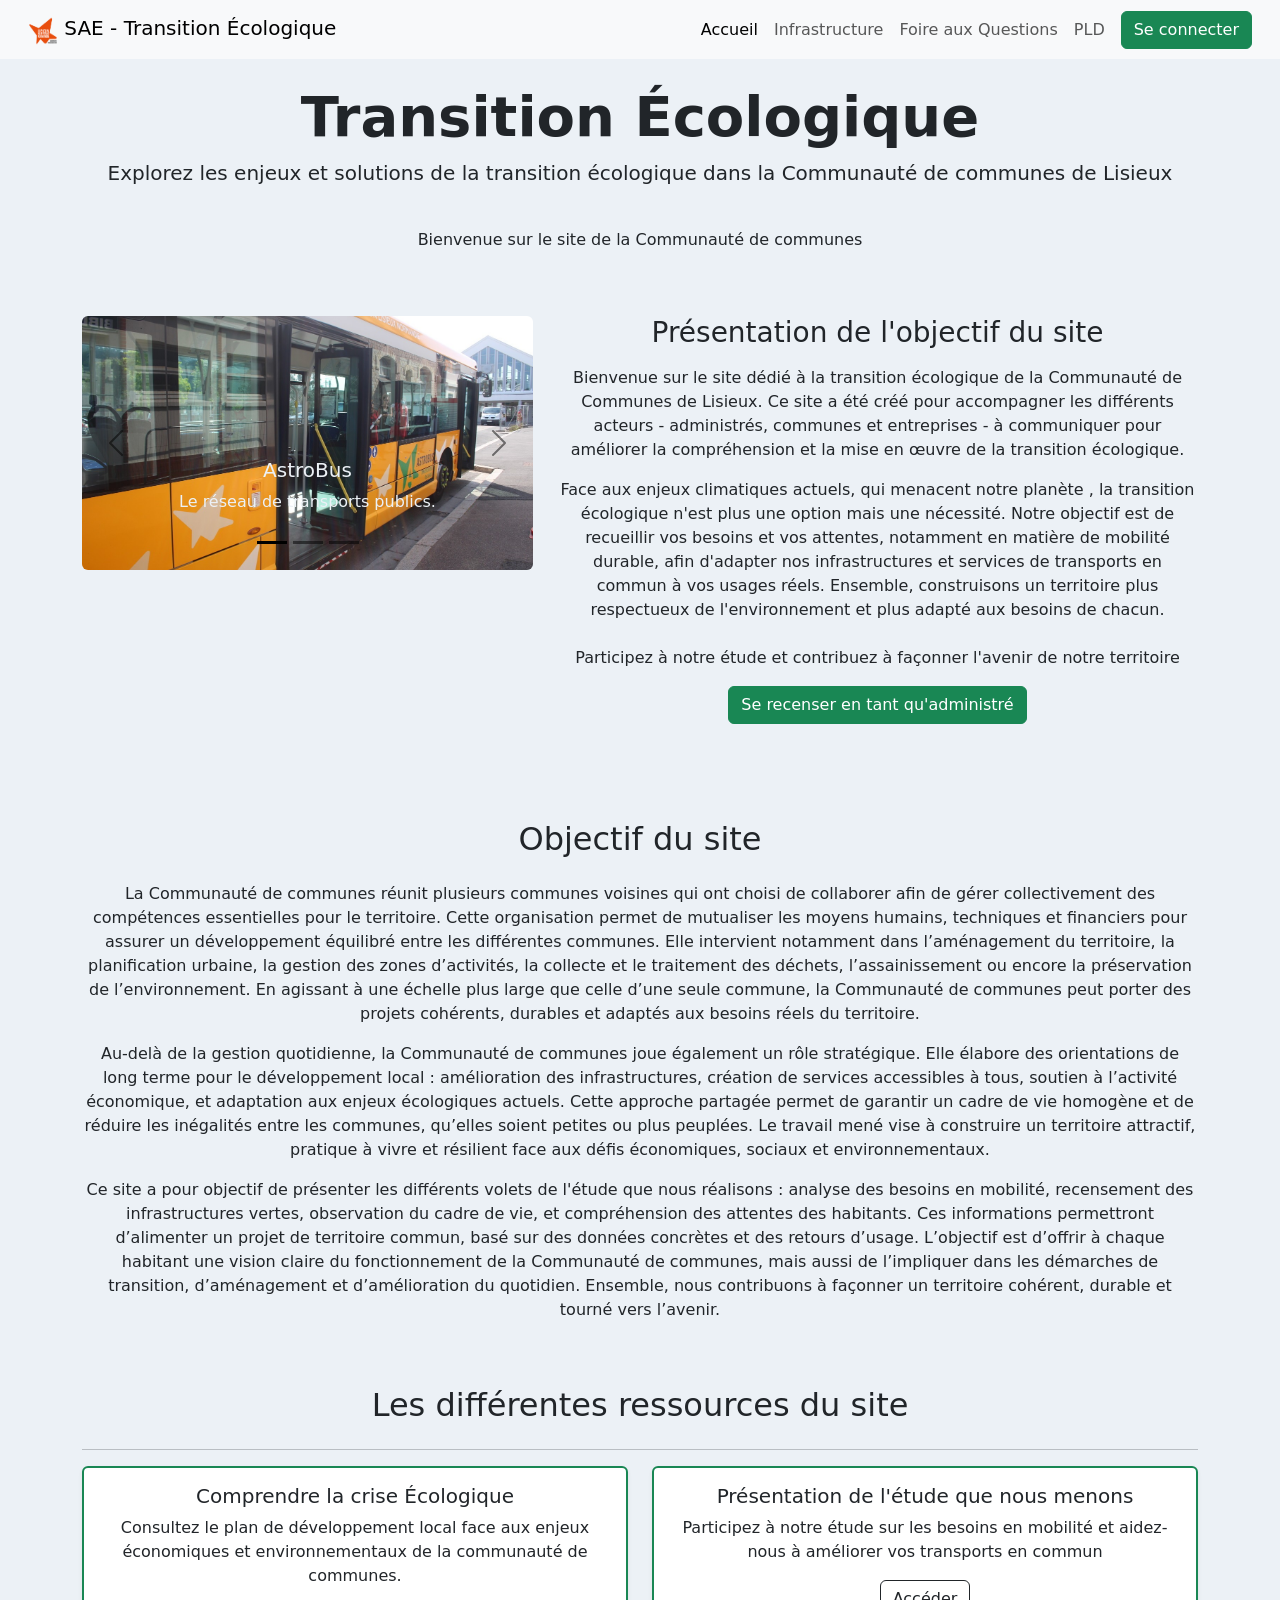
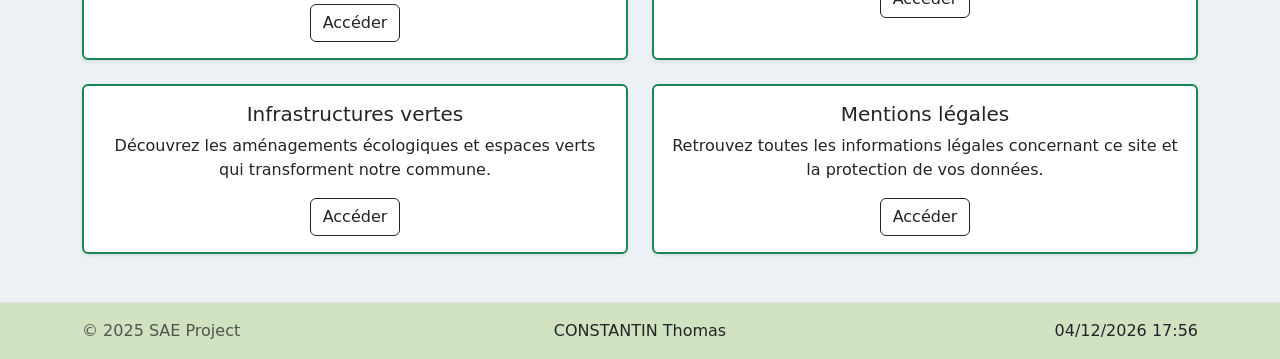
<file: index.html>
<!doctype html>
<html lang="fr">

<head lang="fr">
  <meta charset="utf-8">
  <meta name="viewport" content="width=device-width, initial-scale=1">
  <link rel="stylesheet" href="css/colors.css">
  <link href="https://cdn.jsdelivr.net/npm/bootstrap@5.3.8/dist/css/bootstrap.min.css" rel="stylesheet"
    integrity="sha384-sRIl4kxILFvY47J16cr9ZwB07vP4J8+LH7qKQnuqkuIAvNWLzeN8tE5YBujZqJLB" crossorigin="anonymous">
  <link rel="stylesheet" href="css/style.css">
  <link rel="shortcut icon" href="images/aggloLisieuxLogo.png" type="image/x-icon">
  <title>PLD Communauté de communes Lisieux</title>
</head>

<body class="d-flex flex-column min-vh-100" data-author="CONSTANTIN Thomas">
  <!-- NAVBAR -->
  <nav class="navbar navbar-expand-lg bg-body-tertiary px-3">
    <div class="container-fluid">
      <a class="navbar-brand" href="index.html">
        <img src="images/aggloLisieuxLogo.png" alt="Logo" width="30" height="30" class="d-inline-block align-text-top">
        SAE - Transition Écologique
      </a>
      <button class="navbar-toggler" type="button" data-bs-toggle="collapse" data-bs-target="#navbarNav"
        aria-controls="navbarNav" aria-expanded="false" aria-label="Toggle navigation">
        <span class="navbar-toggler-icon"></span>
      </button>
      <div class="collapse navbar-collapse" id="navbarNav">
        <ul class="navbar-nav ms-auto mb-2 mb-lg-0">
          <li class="nav-item">
            <a class="nav-link active" aria-current="page" href="#">Accueil</a>
          </li>
          <li class="nav-item">
            <a class="nav-link" href="pages/infrastructure.html">Infrastructure</a>
          </li>
          <li class="nav-item">
            <a class="nav-link" href="pages/foire_aux_questions.html">Foire aux Questions</a>
          </li>
          <li class="nav-item">
            <a class="nav-link" href="pages/PLD_Crise_eco.html">PLD</a>
          </li>
          <!-- Liens visibles uniquement selon le rôle (adm = administré, com = commune, agg = agglomération) -->
          <li class="nav-item" id="nav-adm" style="display: none;">
            <a class="nav-link" href="pages/questionnaireadministre.html">Questionnaire Administrés</a>
          </li>
          <li class="nav-item" id="nav-com" style="display: none;">
            <a class="nav-link" href="pages/questionnairecommune.html">Questionnaire Communes</a>
          </li>
          <li class="nav-item" id="nav-agg" style="display: none;">
            <a class="nav-link" href="pages/resultat_questionnaire.html">Résultats</a>
          </li>
        </ul>
        <a href="pages/connexion.html" class="btn btn-success ms-2">Se connecter</a>
      </div>
    </div>
  </nav>


  <!-- Accueil message -->
  <header class="text-center py-4 mb-4">
    <div class="container">
      <h1 class="fw-bold display-4">Transition Écologique</h1>
      <p class="lead">Explorez les enjeux et solutions de la transition écologique dans la Communauté de communes de
        Lisieux</p>
      <br>
      <p class="welcome-small">Bienvenue sur le site de la Communauté de communes</p>
      <br>
      <div class="row align-items-start mt-4">
        <!-- Colonne gauche : carrousel -->
        <div class="col-lg-5 col-md-6 mb-4">
          <div id="carousel1" class="carousel carousel-dark slide" data-bs-ride="carousel">
            <div class="carousel-indicators">
              <button type="button" data-bs-target="#carousel1" data-bs-slide-to="0" class="active" aria-current="true"
                aria-label="Diapositive 1"></button>
              <button type="button" data-bs-target="#carousel1" data-bs-slide-to="1"
                aria-label="Diapositive 2"></button>
              <button type="button" data-bs-target="#carousel1" data-bs-slide-to="2"
                aria-label="Diapositive 3"></button>
            </div>

            <div class="carousel-inner">
              <div class="carousel-item active" data-bs-interval="10000">
                <img src="images/lisieux1.jpg" class="d-block w-100" alt="Mairie de Lisieux - vue 1">
                <div class="carousel-caption d-none d-md-block">
                  <h5>AstroBus</h5>
                  <p>Le réseau de transports publics.</p>
                </div>
              </div>

              <div class="carousel-item" data-bs-interval="2000">
                <img src="images/lisieux2.jpg" class="d-block w-100" alt="Mairie de Lisieux - vue 2">
                <div class="carousel-caption d-none d-md-block">
                  <h5>Mairie de Lisieux</h5>
                  <p>Aperçu de la mairie.</p>
                </div>
              </div>

              <div class="carousel-item">
                <img src="images/lisieux3.jpg" class="d-block w-100" alt="Mairie de Lisieux - vue 3">
                <div class="carousel-caption d-none d-md-block">
                  <h5>Carte de la communauté de communes</h5>
                  <p></p>
                </div>
              </div>
            </div>

            <button class="carousel-control-prev" type="button" data-bs-target="#carousel1" data-bs-slide="prev">
              <span class="carousel-control-prev-icon" aria-hidden="true"></span>
              <span class="visually-hidden">Précédent</span>
            </button>
            <button class="carousel-control-next" type="button" data-bs-target="#carousel1" data-bs-slide="next">
              <span class="carousel-control-next-icon" aria-hidden="true"></span>
              <span class="visually-hidden">Suivant</span>
            </button>
          </div>
        </div>
        <!-- Colonne droite : texte et bouton -->
        <div class="col-lg-7 col-md-6">
          <div class="right-card">
            <h3 class="mb-3">Présentation de l'objectif du site</h3>
            <p class="mb-3">
              Bienvenue sur le site dédié à la transition écologique de la Communauté de Communes de Lisieux.
              Ce site a été créé pour accompagner les différents acteurs - administrés, communes et entreprises
              -
              à communiquer pour améliorer la compréhension et la mise en œuvre de la transition écologique.
            </p>
            <p class="mb-4">
              Face aux enjeux climatiques actuels, qui menacent notre planète , la transition écologique n'est plus une option mais une nécessité.
              Notre objectif est de recueillir vos besoins et vos attentes, notamment en matière de mobilité durable,
              afin d'adapter nos infrastructures et services de transports en commun à vos usages réels.
              Ensemble, construisons un territoire plus respectueux de l'environnement et plus adapté aux besoins de
              chacun.
            </p>

            <p class="mb-3 text-center font-weight-bold">
              Participez à notre étude et contribuez à façonner l'avenir de notre territoire
            </p>
            <div class="text-center">
              <a href="pages/recensement.html" class="btn btn-success small-cta">Se recenser en tant qu'administré</a>
            </div>
          </div>
        </div>

      </div>
    </div>
  </header>

  <section class="container my-5">
  <h2 class="text-center mb-4">Objectif du site</h2>
  <p class="text-center">
    La Communauté de communes réunit plusieurs communes voisines qui ont choisi de collaborer afin de gérer collectivement des compétences essentielles pour le territoire. Cette organisation permet de mutualiser les moyens humains, techniques et financiers pour assurer un développement équilibré entre les différentes communes. Elle intervient notamment dans l’aménagement du territoire, la planification urbaine, la gestion des zones d’activités, la collecte et le traitement des déchets, l’assainissement ou encore la préservation de l’environnement. En agissant à une échelle plus large que celle d’une seule commune, la Communauté de communes peut porter des projets cohérents, durables et adaptés aux besoins réels du territoire.
  </p>
  <p class="text-center">
    Au-delà de la gestion quotidienne, la Communauté de communes joue également un rôle stratégique. Elle élabore des orientations de long terme pour le développement local : amélioration des infrastructures, création de services accessibles à tous, soutien à l’activité économique, et adaptation aux enjeux écologiques actuels. Cette approche partagée permet de garantir un cadre de vie homogène et de réduire les inégalités entre les communes, qu’elles soient petites ou plus peuplées. Le travail mené vise à construire un territoire attractif, pratique à vivre et résilient face aux défis économiques, sociaux et environnementaux.
  </p>
  <p class="text-center">
    Ce site a pour objectif de présenter les différents volets de l'étude que nous réalisons : analyse des besoins en mobilité, recensement des infrastructures vertes, observation du cadre de vie, et compréhension des attentes des habitants. Ces informations permettront d’alimenter un projet de territoire commun, basé sur des données concrètes et des retours d’usage. L’objectif est d’offrir à chaque habitant une vision claire du fonctionnement de la Communauté de communes, mais aussi de l’impliquer dans les démarches de transition, d’aménagement et d’amélioration du quotidien. Ensemble, nous contribuons à façonner un territoire cohérent, durable et tourné vers l’avenir.
  </p>
</section>


  <!-- Contenu principal -->
  <main class="flex-grow-1">
    <section id="pages" class="container mb-5">
      <h2 class="text-center mb-4">Les différentes ressources du site</h2>
      <hr>

      <div class="row g-4">
        <div class="col-md-6">
          <div class="card h-100 shadow-sm border-success border-2">
            <div class="card-body text-center">
              <h5 class="card-title">Comprendre la crise Écologique</h5>
              <p class="card-text">Consultez le plan de développement local face aux enjeux économiques et
                environnementaux de la communauté de communes.</p>
              <a href="pages/PLD_Crise_eco.html" class="btn btn-outline-dark">Accéder</a>
            </div>
          </div>
        </div>

        <div class="col-md-6">
          <div class="card h-100 shadow-sm border-success border-2">
            <div class="card-body text-center">
              <h5 class="card-title">Présentation de l'étude que nous menons</h5>
              <p class="card-text">Participez à notre étude sur les besoins en mobilité et aidez-nous à améliorer vos
                transports en commun</p>
              <a href="pages/pld.html" class="btn btn-outline-dark">Accéder</a>
            </div>
          </div>
        </div>

        <div class="col-md-6">
          <div class="card h-100 shadow-sm border-success border-2">
            <div class="card-body text-center">
              <h5 class="card-title">Infrastructures vertes</h5>
              <p class="card-text">Découvrez les aménagements écologiques et espaces verts qui transforment notre
                commune.</p>
              <a href="pages/infrastructure.html" class="btn btn-outline-dark">Accéder</a>
            </div>
          </div>
        </div>

        <div class="col-md-6">
          <div class="card h-100 shadow-sm border-success border-2">
            <div class="card-body text-center">
              <h5 class="card-title">Mentions légales</h5>
              <p class="card-text">Retrouvez toutes les informations légales concernant ce site et la protection de vos
                données.</p>
              <a href="pages/mentionLegales.html" class="btn btn-outline-dark">Accéder</a>
            </div>
          </div>
        </div>

      </div>
    </section>
  </main>

  <!-- FOOTER -->
  <footer class="py-3 mt-auto border-top">
    <div class="container d-flex flex-wrap justify-content-between align-items-center position-relative">
      <p class="mb-0 text-muted">© 2025 SAE Project</p>
      <p class="position-absolute start-50 translate-middle-x text-center mb-0" id="page-author">CONSTANTIN Thomas</p>
      <p class="mb-0" id="dateheure"></p>
    </div>
  </footer>

  <script src="js/script.js"></script>

  <script src="https://cdn.jsdelivr.net/npm/bootstrap@5.3.8/dist/js/bootstrap.bundle.min.js"
    integrity="sha384-FKyoEForCGlyvwx9Hj09JcYn3nv7wiPVlz7YYwJrWVcXK/BmnVDxM+D2scQbITxI"
    crossorigin="anonymous"></script>
</body>

</html>
</file>
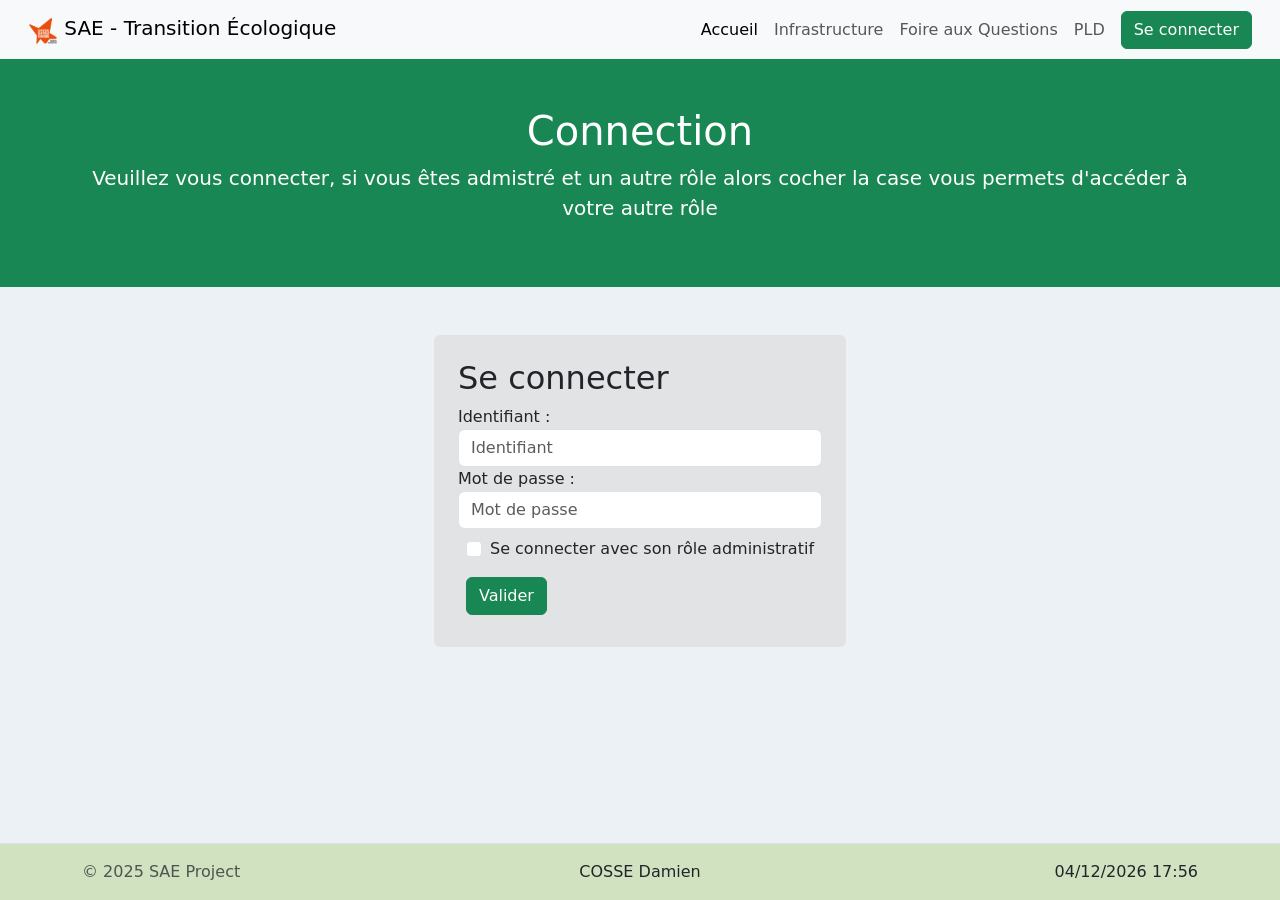
<file: pages/connexion.html>
<!DOCTYPE html>
<html lang="fr">

<head lang="fr">
  <meta charset="utf-8">
  <meta name="viewport" content="width=device-width, initial-scale=1">
  <link rel="stylesheet" href="../css/colors.css">
  <link href="https://cdn.jsdelivr.net/npm/bootstrap@5.3.8/dist/css/bootstrap.min.css" rel="stylesheet"
    integrity="sha384-sRIl4kxILFvY47J16cr9ZwB07vP4J8+LH7qKQnuqkuIAvNWLzeN8tE5YBujZqJLB" crossorigin="anonymous">
  <link rel="stylesheet" href="../css/style.css">
  <link rel="shortcut icon" href="../images/aggloLisieuxLogo.png" type="image/x-icon">
  <title>PLD Communauté de communes Lisieux</title>
</head>

<body class="d-flex flex-column min-vh-100">
<!-- NAVBAR -->
    <nav class="navbar navbar-expand-lg bg-body-tertiary px-3">
      <div class="container-fluid">
        <a class="navbar-brand" href="../index.html">
          <img src="../images/aggloLisieuxLogo.png" alt="Logo" width="30" height="30" class="d-inline-block align-text-top">
          SAE - Transition Écologique
        </a>
        <button class="navbar-toggler" type="button" data-bs-toggle="collapse" data-bs-target="#navbarNav"
          aria-controls="navbarNav" aria-expanded="false" aria-label="Toggle navigation">
          <span class="navbar-toggler-icon"></span>
        </button>
        <div class="collapse navbar-collapse" id="navbarNav">
          <ul class="navbar-nav ms-auto mb-2 mb-lg-0">
            <li class="nav-item">
              <a class="nav-link active" aria-current="page" href="../index.html">Accueil</a>
            </li>
            <li class="nav-item">
              <a class="nav-link" href="infrastructure.html">Infrastructure</a>
            </li>
            <li class="nav-item">
              <a class="nav-link" href="foire_aux_questions.html">Foire aux Questions</a>
            </li>
            <li class="nav-item">
              <a class="nav-link" href="PLD_Crise_eco.html">PLD</a>
            </li>
          </ul>
          <a href="connexion.html" class="btn btn-success ms-2">Se connecter</a>
        </div>
      </div>
    </nav>

  <!-- Hero section ça s'appelle -->
    <header class="bg-success text-white text-center py-5 mb-4">
      <div class="container">
        <h1 class="fw-light">Connection</h1>
        <p class="lead">Veuillez vous connecter, si vous êtes admistré et un autre rôle alors cocher la case vous permets d'accéder à votre autre rôle</p>
      </div>
    </header>

  <section id="conn" class="d-flex justify-content-center m-3">
    <div class="m-2 p-4 rounded bg-secondary-subtle">
    <h2>Se connecter</h2>
    <form id="connexion">
      <!--Attention le module de connecxion ici n'est pas complet comme il ne gere pas le homonymes et est géré en js-->
      <div class="form-group">
        <label for="Id">Identifiant : </label>
        <input type="text" class="form-control" name="Id" placeholder="Identifiant" id="Id">
      </div>
      <div class="form-group">
        <label for="mdp">Mot de passe : </label>
        <input type="password" class="form-control" name="mdp" placeholder="Mot de passe" id="mdp">
      </div>
      <div class="form-check m-2">
        <label for="connection_role" class="form-check-label">Se connecter avec son rôle administratif </label>
        <input type="checkbox" class="form-check-input" name="connection_role" id="connection_role">
      </div>
      <button type="button" class="btn btn-success m-2" onclick="valider()">Valider</button>
    </form>
    </div>
  </section>
  <!-- FOOTER -->
  <footer class="--color-lime-300 py-3 mt-auto border-top">
    <div class="container d-flex flex-wrap justify-content-between align-items-center position-relative">
      <p class="mb-0 text-muted">© 2025 SAE Project</p>
      <p class="position-absolute start-50 translate-middle-x text-center mb-0">COSSE Damien</p>
      <p class="start-50 translate-right-x text-center mb-0" id="dateheure"></p>
    </div>
  </footer>

  <script src="https://cdn.jsdelivr.net/npm/bootstrap@5.3.8/dist/js/bootstrap.bundle.min.js"
    integrity="sha384-FKyoEForCGlyvwx9Hj09JcYn3nv7wiPVlz7YYwJrWVcXK/BmnVDxM+D2scQbITxI"
    crossorigin="anonymous"></script>
  <script src="../js/script.js"></script>
  </body>


</html>
</file>
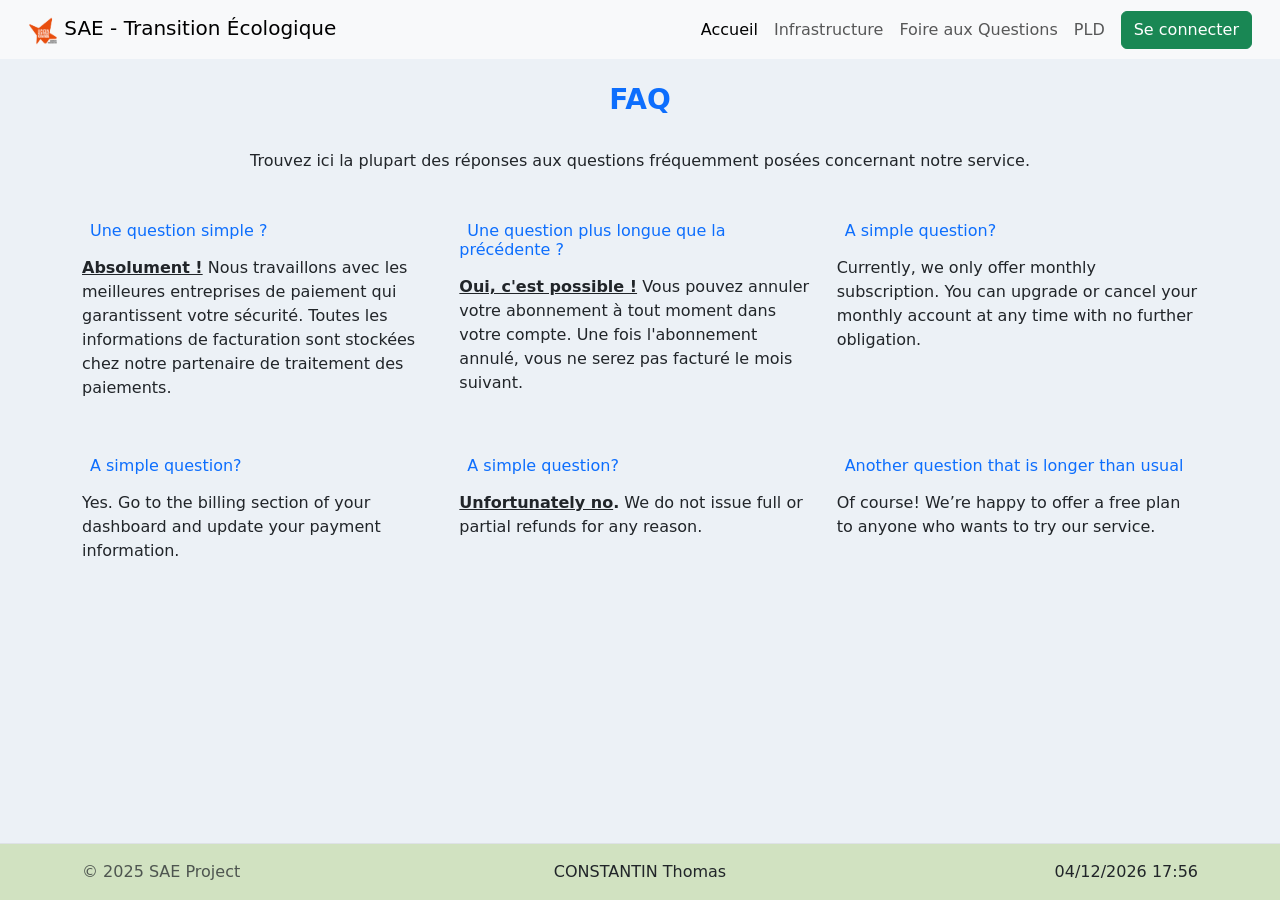
<file: pages/foire_aux_questions.html>
<!DOCTYPE html>
<html lang="fr">

<head lang="fr">
  <meta charset="utf-8">
  <meta name="viewport" content="width=device-width, initial-scale=1">
  <link rel="stylesheet" href="../css/colors.css">
  <link href="https://cdn.jsdelivr.net/npm/bootstrap@5.3.8/dist/css/bootstrap.min.css" rel="stylesheet"
    integrity="sha384-sRIl4kxILFvY47J16cr9ZwB07vP4J8+LH7qKQnuqkuIAvNWLzeN8tE5YBujZqJLB" crossorigin="anonymous">
  <link rel="stylesheet" href="../css/style.css">
  <link rel="shortcut icon" href="../images/aggloLisieuxLogo.png" type="image/x-icon">
  <title>PLD Communauté de communes Lisieux</title>
</head>

<body class="d-flex flex-column min-vh-100" data-author="Brouillard Léopold & DUMENIL Gaëlig">

  <!-- NAVBAR -->
  <nav class="navbar navbar-expand-lg bg-body-tertiary px-3">
    <div class="container-fluid">
      <a class="navbar-brand" href="../index.html">
        <img src="../images/aggloLisieuxLogo.png" alt="Logo" width="30" height="30" class="d-inline-block align-text-top">
        SAE - Transition Écologique
      </a>
      <button class="navbar-toggler" type="button" data-bs-toggle="collapse" data-bs-target="#navbarNav"
        aria-controls="navbarNav" aria-expanded="false" aria-label="Toggle navigation">
        <span class="navbar-toggler-icon"></span>
      </button>
      <div class="collapse navbar-collapse" id="navbarNav">
        <ul class="navbar-nav ms-auto mb-2 mb-lg-0">
          <li class="nav-item"><a class="nav-link active" aria-current="page" href="../index.html">Accueil</a></li>
          <li class="nav-item"><a class="nav-link" href="infrastructure.html">Infrastructure</a></li>
          <li class="nav-item"><a class="nav-link" href="foire_aux_questions.html">Foire aux Questions</a></li>
          <li class="nav-item"><a class="nav-link" href="PLD_Crise_eco.html">PLD</a></li>
        </ul>
        <a href="connexion.html" class="btn btn-success ms-2">Se connecter</a>
      </div>
    </div>
  </nav>

  <!--Section: FAQ-->
  <section class="container my-4">
    <h3 class="text-center mb-4 pb-2 text-primary fw-bold">FAQ</h3>
    <p class="text-center mb-5">
      Trouvez ici la plupart des réponses aux questions fréquemment posées concernant notre service.
    </p>

    <div class="row g-3">
      <div class="col-md-6 col-lg-4 mb-4">
        <h6 class="mb-3 text-primary"><i class="far fa-paper-plane text-primary pe-2"></i> Une question simple ?</h6>
        <p>
          <strong><u>Absolument !</u></strong> Nous travaillons avec les meilleures entreprises de paiement qui garantissent votre
          sécurité. Toutes les informations de facturation sont stockées chez notre partenaire de traitement des paiements.
        </p>
      </div>

      <div class="col-md-6 col-lg-4 mb-4">
        <h6 class="mb-3 text-primary"><i class="fas fa-pen-alt text-primary pe-2"></i> Une question plus longue que la précédente ?</h6>
        <p>
          <strong><u>Oui, c'est possible !</u></strong> Vous pouvez annuler votre abonnement à tout moment dans votre
          compte. Une fois l'abonnement annulé, vous ne serez pas facturé le mois suivant.
        </p>
      </div>

      <div class="col-md-6 col-lg-4 mb-4">
        <h6 class="mb-3 text-primary"><i class="fas fa-user text-primary pe-2"></i> A simple question?</h6>
        <p>
          Currently, we only offer monthly subscription. You can upgrade or cancel your monthly
          account at any time with no further obligation.
        </p>
      </div>

      <div class="col-md-6 col-lg-4 mb-4">
        <h6 class="mb-3 text-primary"><i class="fas fa-rocket text-primary pe-2"></i> A simple question?</h6>
        <p>
          Yes. Go to the billing section of your dashboard and update your payment information.
        </p>
      </div>

      <div class="col-md-6 col-lg-4 mb-4">
        <h6 class="mb-3 text-primary"><i class="fas fa-home text-primary pe-2"></i> A simple question?</h6>
        <p><strong><u>Unfortunately no</u>.</strong> We do not issue full or partial refunds for any
          reason.</p>
      </div>

      <div class="col-md-6 col-lg-4 mb-4">
        <h6 class="mb-3 text-primary"><i class="fas fa-book-open text-primary pe-2"></i> Another
          question that is longer than usual</h6>
        <p>
          Of course! We’re happy to offer a free plan to anyone who wants to try our service.
        </p>
      </div>
    </div>
  </section>

  <!-- FOOTER -->
  <footer class="py-3 mt-auto border-top">
    <div class="container d-flex flex-wrap justify-content-between align-items-center position-relative">
      <p class="mb-0 text-muted">© 2025 SAE Project</p>
      <p class="position-absolute start-50 translate-middle-x text-center mb-0" id="page-author">CONSTANTIN Thomas</p>
      <p class="mb-0" id="dateheure"></p>
    </div>
  </footer>

  <script src="https://cdn.jsdelivr.net/npm/bootstrap@5.3.8/dist/js/bootstrap.bundle.min.js"
    integrity="sha384-FKyoEForCGlyvwx9Hj09JcYn3nv7wiPVlz7YYwJrWVcXK/BmnVDxM+D2scQbITxI"
    crossorigin="anonymous"></script>
  <script src="../js/script.js"></script>
</body>

</html>
</file>
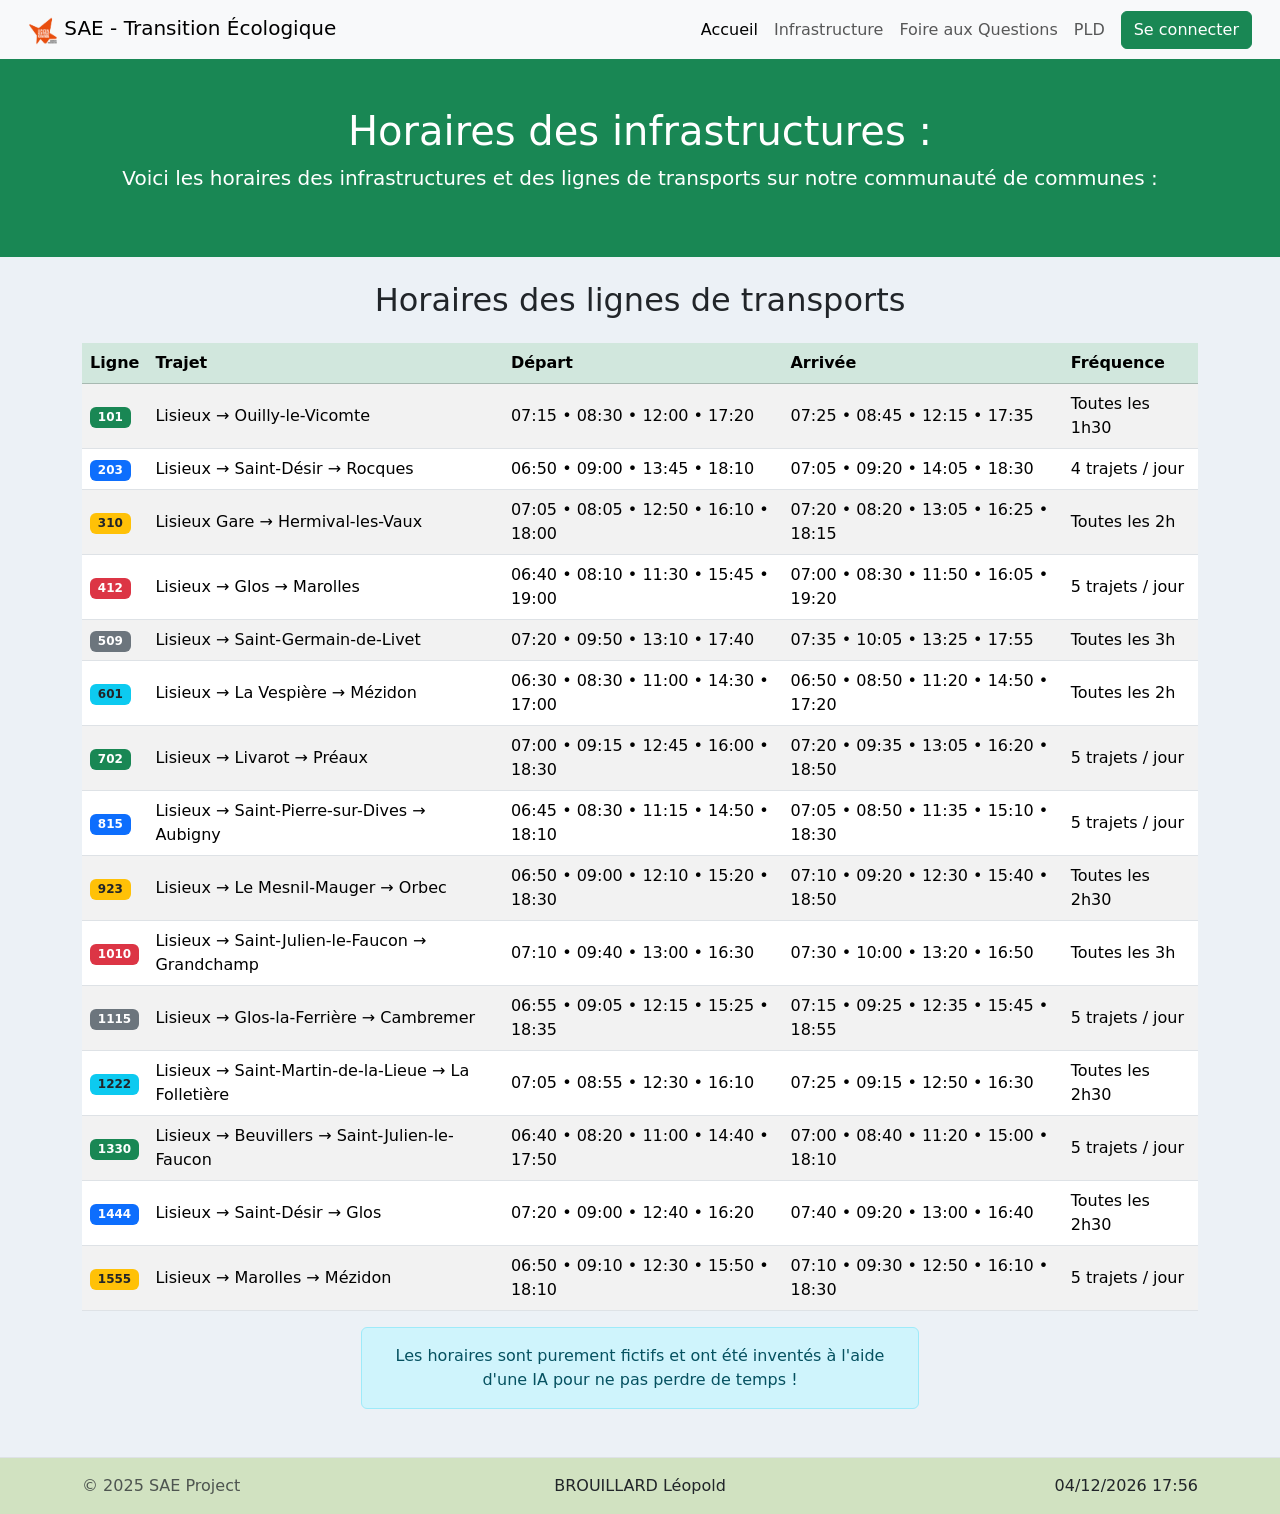
<file: pages/infrastructure.html>
<!doctype html>
<html lang="fr">

<head lang="fr">
  <meta charset="utf-8">
  <meta name="viewport" content="width=device-width, initial-scale=1">
  <link rel="stylesheet" href="../css/colors.css">
  <link href="https://cdn.jsdelivr.net/npm/bootstrap@5.3.8/dist/css/bootstrap.min.css" rel="stylesheet"
    integrity="sha384-sRIl4kxILFvY47J16cr9ZwB07vP4J8+LH7qKQnuqkuIAvNWLzeN8tE5YBujZqJLB" crossorigin="anonymous">
  <link rel="stylesheet" href="../css/style.css">
  <link rel="shortcut icon" href="../images/aggloLisieuxLogo.png" type="image/x-icon">
  <title>PLD Communauté de communes Lisieux</title>
</head>

<body>
  <!-- NAVBAR -->
  <nav class="navbar navbar-expand-lg bg-body-tertiary px-3">
    <div class="container-fluid">
      <a class="navbar-brand" href="../index.html">
        <img src="../images/aggloLisieuxLogo.png" alt="Logo" width="30" height="30"
          class="d-inline-block align-text-top">
        SAE - Transition Écologique
      </a>
      <button class="navbar-toggler" type="button" data-bs-toggle="collapse" data-bs-target="#navbarNav"
        aria-controls="navbarNav" aria-expanded="false" aria-label="Toggle navigation">
        <span class="navbar-toggler-icon"></span>
      </button>
      <div class="collapse navbar-collapse" id="navbarNav">
        <ul class="navbar-nav ms-auto mb-2 mb-lg-0">
          <li class="nav-item">
            <a class="nav-link active" aria-current="page" href="../index.html">Accueil</a>
          </li>
          <li class="nav-item">
            <a class="nav-link" href="infrastructure.html">Infrastructure</a>
          </li>
          <li class="nav-item">
            <a class="nav-link" href="foire_aux_questions.html">Foire aux Questions</a>
          </li>
          <li class="nav-item">
            <a class="nav-link" href="PLD_Crise_eco.html">PLD</a>
          </li>
          <!-- Liens visibles uniquement selon le rôle (adm = administré, com = commune, agg = agglomération) -->
          <li class="nav-item" id="nav-adm" style="display: none;">
            <a class="nav-link" href="questionnaireadministre.html">Questionnaire Administrés</a>
          </li>
          <li class="nav-item" id="nav-com" style="display: none;">
            <a class="nav-link" href="questionnairecommune.html">Questionnaire Communes</a>
          </li>
          <li class="nav-item" id="nav-agg" style="display: none;">
            <a class="nav-link" href="resultat_questionnaire.html">Résultats</a>
          </li>
        </ul>
        <a href="connexion.html" class="btn btn-success ms-2">Se connecter</a>
      </div>
    </div>
  </nav>

  <!-- Hero section ça s'appelle -->
  <header class="bg-success text-white text-center py-5 mb-4">
    <div class="container">
      <h1 class="fw-light">Horaires des infrastructures :</h1>
      <p class="lead">Voici les horaires des infrastructures et des lignes de transports sur notre communauté de
        communes :</p>
    </div>
  </header>

  <!-- Section Horaires - Communauté de Communes Lisieux -->
  <section class="container mb-5">
    <h2 class="mb-4 text-center">Horaires des lignes de transports</h2>

    <div class="table-responsive">
      <table class="table table-striped table-hover align-middle">
        <thead class="table-success">
          <tr>
            <th scope="col">Ligne</th>
            <th scope="col">Trajet</th>
            <th scope="col">Départ</th>
            <th scope="col">Arrivée</th>
            <th scope="col">Fréquence</th>
          </tr>
        </thead>
        <tbody>

          <tr>
            <td><span class="badge bg-success">101</span></td>
            <td>Lisieux → Ouilly-le-Vicomte</td>
            <td>07:15 • 08:30 • 12:00 • 17:20</td>
            <td>07:25 • 08:45 • 12:15 • 17:35</td>
            <td>Toutes les 1h30</td>
          </tr>

          <tr>
            <td><span class="badge bg-primary">203</span></td>
            <td>Lisieux → Saint-Désir → Rocques</td>
            <td>06:50 • 09:00 • 13:45 • 18:10</td>
            <td>07:05 • 09:20 • 14:05 • 18:30</td>
            <td>4 trajets / jour</td>
          </tr>

          <tr>
            <td><span class="badge bg-warning text-dark">310</span></td>
            <td>Lisieux Gare → Hermival-les-Vaux</td>
            <td>07:05 • 08:05 • 12:50 • 16:10 • 18:00</td>
            <td>07:20 • 08:20 • 13:05 • 16:25 • 18:15</td>
            <td>Toutes les 2h</td>
          </tr>

          <tr>
            <td><span class="badge bg-danger">412</span></td>
            <td>Lisieux → Glos → Marolles</td>
            <td>06:40 • 08:10 • 11:30 • 15:45 • 19:00</td>
            <td>07:00 • 08:30 • 11:50 • 16:05 • 19:20</td>
            <td>5 trajets / jour</td>
          </tr>

          <tr>
            <td><span class="badge bg-secondary">509</span></td>
            <td>Lisieux → Saint-Germain-de-Livet</td>
            <td>07:20 • 09:50 • 13:10 • 17:40</td>
            <td>07:35 • 10:05 • 13:25 • 17:55</td>
            <td>Toutes les 3h</td>
          </tr>

          <tr>
            <td><span class="badge bg-info text-dark">601</span></td>
            <td>Lisieux → La Vespière → Mézidon</td>
            <td>06:30 • 08:30 • 11:00 • 14:30 • 17:00</td>
            <td>06:50 • 08:50 • 11:20 • 14:50 • 17:20</td>
            <td>Toutes les 2h</td>
          </tr>

          <tr>
            <td><span class="badge bg-success">702</span></td>
            <td>Lisieux → Livarot → Préaux</td>
            <td>07:00 • 09:15 • 12:45 • 16:00 • 18:30</td>
            <td>07:20 • 09:35 • 13:05 • 16:20 • 18:50</td>
            <td>5 trajets / jour</td>
          </tr>

          <tr>
            <td><span class="badge bg-primary">815</span></td>
            <td>Lisieux → Saint-Pierre-sur-Dives → Aubigny</td>
            <td>06:45 • 08:30 • 11:15 • 14:50 • 18:10</td>
            <td>07:05 • 08:50 • 11:35 • 15:10 • 18:30</td>
            <td>5 trajets / jour</td>
          </tr>

          <tr>
            <td><span class="badge bg-warning text-dark">923</span></td>
            <td>Lisieux → Le Mesnil-Mauger → Orbec</td>
            <td>06:50 • 09:00 • 12:10 • 15:20 • 18:30</td>
            <td>07:10 • 09:20 • 12:30 • 15:40 • 18:50</td>
            <td>Toutes les 2h30</td>
          </tr>

          <tr>
            <td><span class="badge bg-danger">1010</span></td>
            <td>Lisieux → Saint-Julien-le-Faucon → Grandchamp</td>
            <td>07:10 • 09:40 • 13:00 • 16:30</td>
            <td>07:30 • 10:00 • 13:20 • 16:50</td>
            <td>Toutes les 3h</td>
          </tr>

          <tr>
            <td><span class="badge bg-secondary">1115</span></td>
            <td>Lisieux → Glos-la-Ferrière → Cambremer</td>
            <td>06:55 • 09:05 • 12:15 • 15:25 • 18:35</td>
            <td>07:15 • 09:25 • 12:35 • 15:45 • 18:55</td>
            <td>5 trajets / jour</td>
          </tr>

          <tr>
            <td><span class="badge bg-info text-dark">1222</span></td>
            <td>Lisieux → Saint-Martin-de-la-Lieue → La Folletière</td>
            <td>07:05 • 08:55 • 12:30 • 16:10</td>
            <td>07:25 • 09:15 • 12:50 • 16:30</td>
            <td>Toutes les 2h30</td>
          </tr>

          <tr>
            <td><span class="badge bg-success">1330</span></td>
            <td>Lisieux → Beuvillers → Saint-Julien-le-Faucon</td>
            <td>06:40 • 08:20 • 11:00 • 14:40 • 17:50</td>
            <td>07:00 • 08:40 • 11:20 • 15:00 • 18:10</td>
            <td>5 trajets / jour</td>
          </tr>

          <tr>
            <td><span class="badge bg-primary">1444</span></td>
            <td>Lisieux → Saint-Désir → Glos</td>
            <td>07:20 • 09:00 • 12:40 • 16:20</td>
            <td>07:40 • 09:20 • 13:00 • 16:40</td>
            <td>Toutes les 2h30</td>
          </tr>

          <tr>
            <td><span class="badge bg-warning text-dark">1555</span></td>
            <td>Lisieux → Marolles → Mézidon</td>
            <td>06:50 • 09:10 • 12:30 • 15:50 • 18:10</td>
            <td>07:10 • 09:30 • 12:50 • 16:10 • 18:30</td>
            <td>5 trajets / jour</td>
          </tr>

        </tbody>
      </table>
    </div>
    <div class="alert alert-info text-center w-50 mx-auto" role="alert">
      Les horaires sont purement fictifs et ont été inventés à l'aide d'une IA pour ne pas perdre de temps !
    </div>
  </section>



  <footer class="py-3 mt-auto border-top">
    <div class="container d-flex flex-wrap justify-content-between align-items-center position-relative">
      <p class="mb-0 text-muted">© 2025 SAE Project</p>
      <p class="position-absolute start-50 translate-middle-x text-center mb-0" id="page-author">BROUILLARD Léopold</p>
      <p class="mb-0" id="dateheure"></p>
    </div>
  </footer>

  <script src="https://cdn.jsdelivr.net/npm/bootstrap@5.3.8/dist/js/bootstrap.bundle.min.js"
    integrity="sha384-FKyoEForCGlyvwx9Hj09JcYn3nv7wiPVlz7YYwJrWVcXK/BmnVDxM+D2scQbITxI"
    crossorigin="anonymous"></script>
  <script src="../js/script.js"></script>
  <!-- VIA CDN comme demandé par Mr ANNE  -->
</body>

</html>
</file>
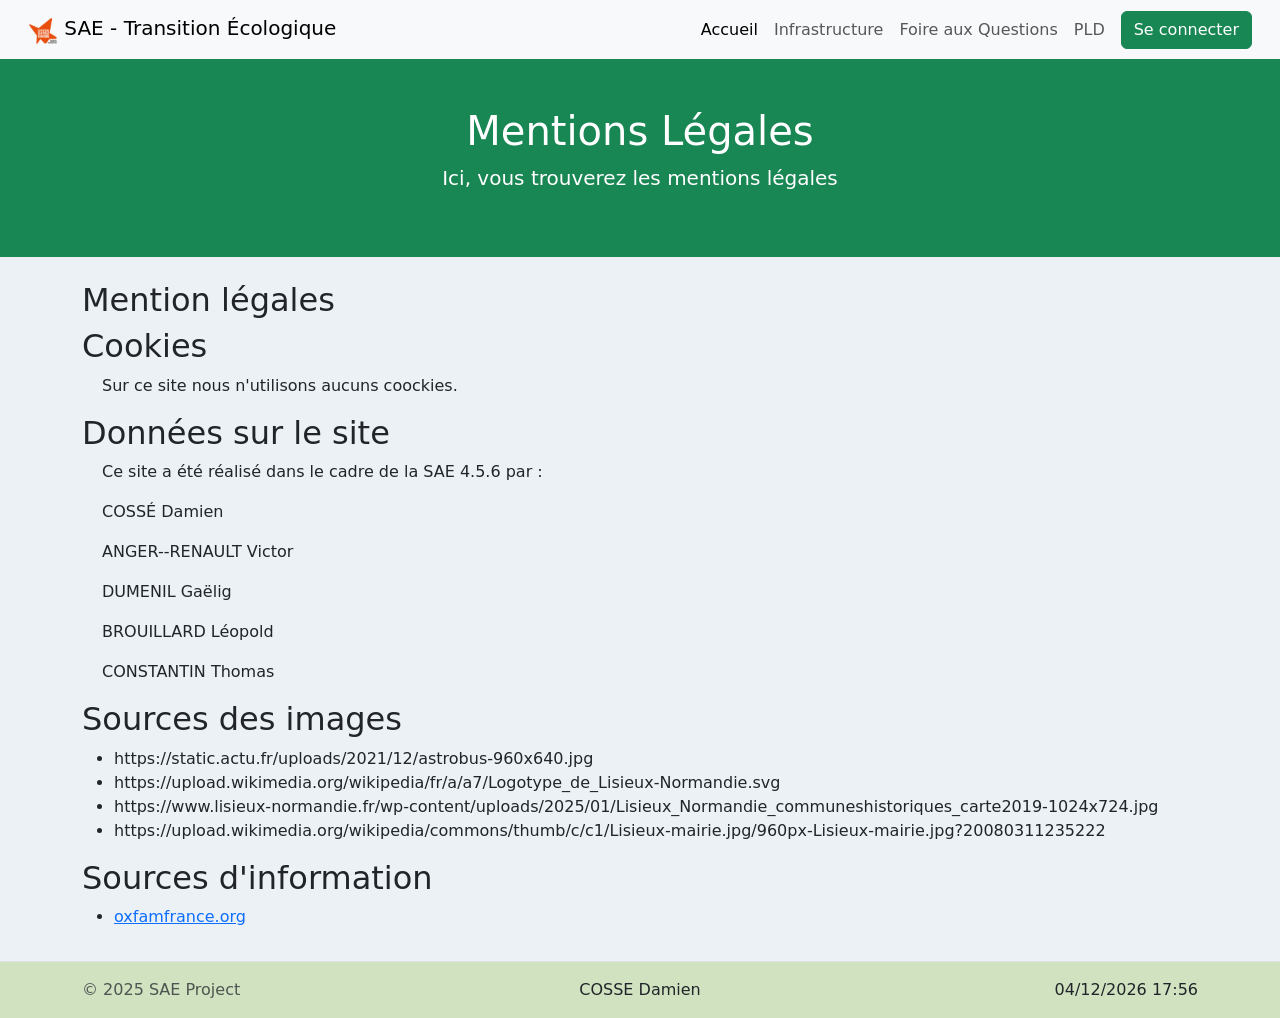
<file: pages/mentionLegales.html>
<!doctype html>
<html lang="fr">
<head lang="fr">
  <meta charset="utf-8">
  <meta name="viewport" content="width=device-width, initial-scale=1">
  <link rel="stylesheet" href="../css/colors.css">
  <link href="https://cdn.jsdelivr.net/npm/bootstrap@5.3.8/dist/css/bootstrap.min.css" rel="stylesheet"
    integrity="sha384-sRIl4kxILFvY47J16cr9ZwB07vP4J8+LH7qKQnuqkuIAvNWLzeN8tE5YBujZqJLB" crossorigin="anonymous">
  <link rel="stylesheet" href="../css/style.css">
  <link rel="shortcut icon" href="../images/aggloLisieuxLogo.png" type="image/x-icon">
  <title>PLD Communauté de communes Lisieux</title>
</head>

  <body>
    <!-- NAVBAR -->
    <nav class="navbar navbar-expand-lg bg-body-tertiary px-3">
      <div class="container-fluid">
        <a class="navbar-brand" href="../index.html">
          <img src="../images/aggloLisieuxLogo.png" alt="Logo" width="30" height="30" class="d-inline-block align-text-top">
          SAE - Transition Écologique
        </a>
        <button class="navbar-toggler" type="button" data-bs-toggle="collapse" data-bs-target="#navbarNav"
          aria-controls="navbarNav" aria-expanded="false" aria-label="Toggle navigation">
          <span class="navbar-toggler-icon"></span>
        </button>
        <div class="collapse navbar-collapse" id="navbarNav">
          <ul class="navbar-nav ms-auto mb-2 mb-lg-0">
            <li class="nav-item">
              <a class="nav-link active" aria-current="page" href="../index.html">Accueil</a>
            </li>
            <li class="nav-item">
              <a class="nav-link" href="infrastructure.html">Infrastructure</a>
            </li>
            <li class="nav-item">
              <a class="nav-link" href="foire_aux_questions.html">Foire aux Questions</a>
            </li>
            <li class="nav-item">
              <a class="nav-link" href="/pages/PLD_Crise_eco.html">PLD</a>
            </li>
          </ul>
          <a href="connexion.html" class="btn btn-success ms-2">Se connecter</a>
        </div>
      </div>
    </nav>

    <!-- Hero section ça s'appelle -->
    <header class="bg-success text-white text-center py-5 mb-4">
      <div class="container">
        <h1 class="fw-light">Mentions Légales</h1>
        <p class="lead">Ici, vous trouverez les mentions légales</p>
      </div>
    </header>

    <section id="mentions" class="container mb-3">
      <h2>Mention légales</h2>
      <div class="row">
        <div class="text">
          <article>
            <h2>Cookies</h2>
            <p>Sur ce site nous n'utilisons aucuns coockies.</p>
          </article>
          <article>
          <h2>Données sur le site</h2>
            <p>Ce site a été réalisé dans le cadre de la SAE 4.5.6 par : </p>
            <p>COSSÉ Damien</p>
            <p>ANGER--RENAULT Victor</p>
            <p>DUMENIL Gaëlig</p>
            <p>BROUILLARD Léopold</p>
            <p>CONSTANTIN Thomas</p>
          </article>
          <article>
            <h2>Sources des images</h2>
            <ul>
              <li>https://static.actu.fr/uploads/2021/12/astrobus-960x640.jpg</li>
              <li>https://upload.wikimedia.org/wikipedia/fr/a/a7/Logotype_de_Lisieux-Normandie.svg</li>
              <li>https://www.lisieux-normandie.fr/wp-content/uploads/2025/01/Lisieux_Normandie_communeshistoriques_carte2019-1024x724.jpg</li>
              <li>https://upload.wikimedia.org/wikipedia/commons/thumb/c/c1/Lisieux-mairie.jpg/960px-Lisieux-mairie.jpg?20080311235222</li>
            </ul>
          </article>
          <article>
            <h2>Sources d'information</h2>
            <ul>
              <li><a href="https://www.oxfamfrance.org/climat-et-energie/transition-ecologique/#:~:text=La%20transition%20écologique%20est%20une,qui%20pèsent%20sur%20notre%20planète.">oxfamfrance.org</a></li>
            </ul>
          </article>
        </div>
      </div>
    </section>


  <!-- FOOTER -->
<footer class="py-3 mt-auto border-top">
  <div class="container text-center">
    <div class="row">
      <div class="col-12 col-md-4 text-md-start mb-1 mb-md-0">
        <p class="mb-0 text-muted">© 2025 SAE Project</p>
      </div>
      <div class="col-12 col-md-4 mb-1 mb-md-0">
        <p class="mb-0">COSSE Damien</p>
      </div>
      <div class="col-12 col-md-4 text-md-end">
        <p class="mb-0" id="dateheure"></p>
      </div>
    </div>
  </div>
</footer>

  <script src="https://cdn.jsdelivr.net/npm/bootstrap@5.3.8/dist/js/bootstrap.bundle.min.js"
    integrity="sha384-FKyoEForCGlyvwx9Hj09JcYn3nv7wiPVlz7YYwJrWVcXK/BmnVDxM+D2scQbITxI"
    crossorigin="anonymous"></script>
  <script src="../js/script.js"></script>
    <!-- VIA CDN comme demandé par Mr ANNE  -->
  </body>
</html>
</file>
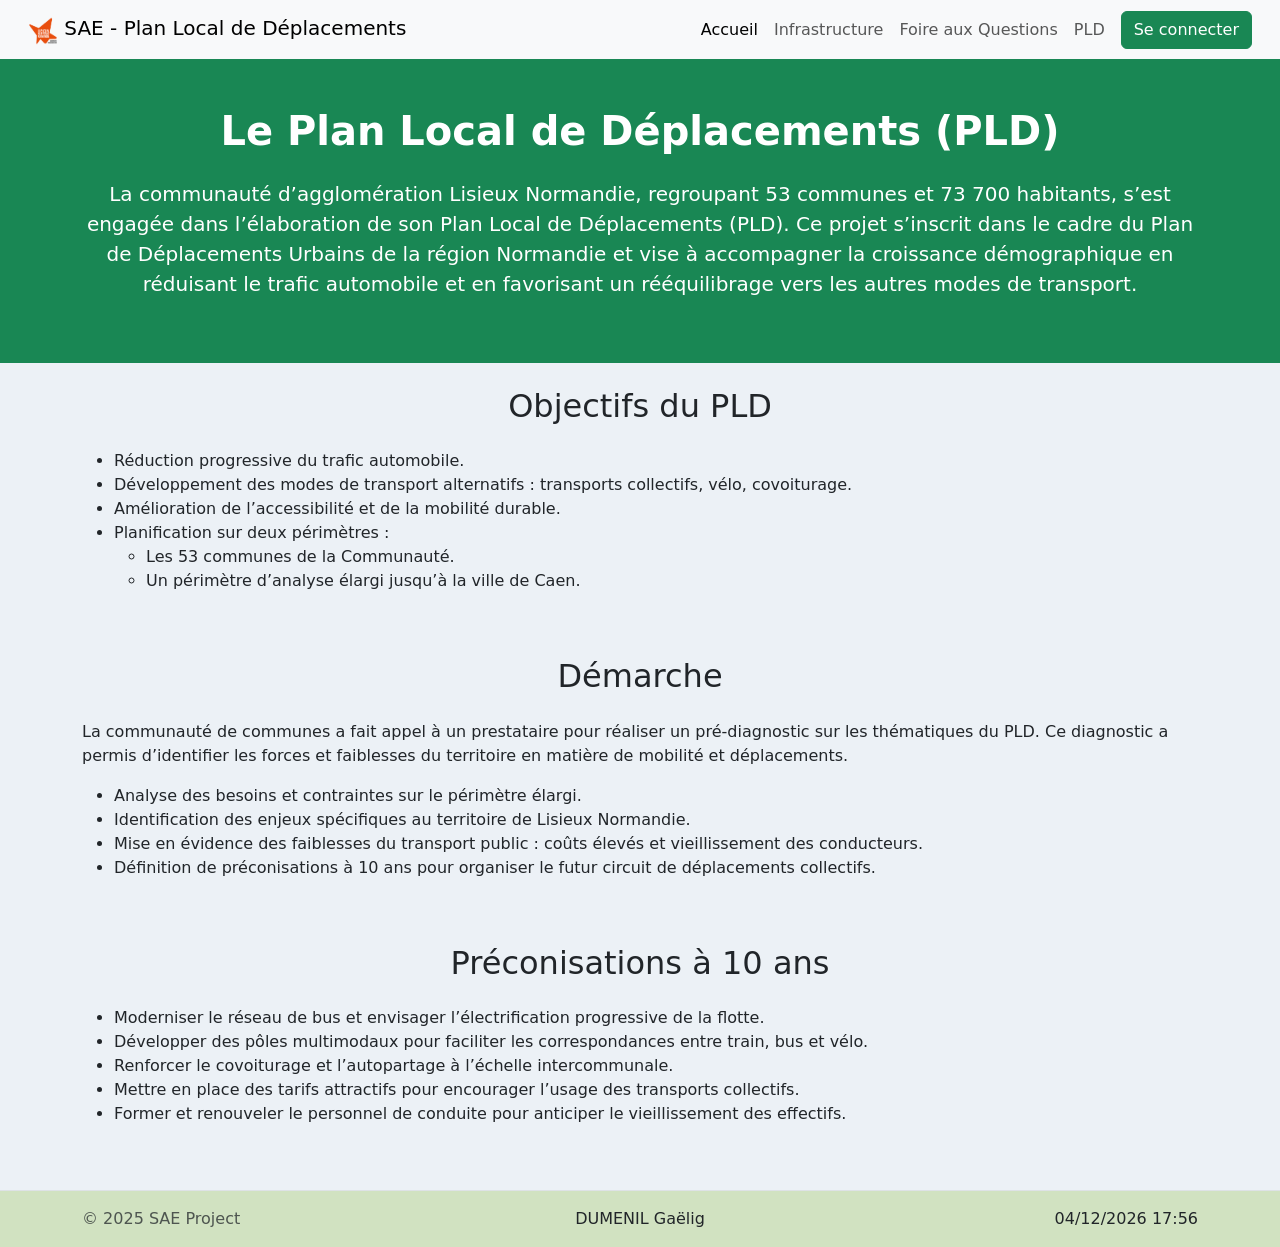
<file: pages/pld.html>
<!DOCTYPE html>
<html lang="fr">

<head lang="fr">
  <meta charset="utf-8">
  <meta name="viewport" content="width=device-width, initial-scale=1">
  <link rel="stylesheet" href="../css/colors.css">
  <link href="https://cdn.jsdelivr.net/npm/bootstrap@5.3.8/dist/css/bootstrap.min.css" rel="stylesheet"
    integrity="sha384-sRIl4kxILFvY47J16cr9ZwB07vP4J8+LH7qKQnuqkuIAvNWLzeN8tE5YBujZqJLB" crossorigin="anonymous">
  <link rel="stylesheet" href="../css/style.css">
  <link rel="shortcut icon" href="../images/aggloLisieuxLogo.png" type="image/x-icon">
  <title>PLD Communauté de communes Lisieux</title>
</head>

<body class="d-flex flex-column min-vh-100" data-author="DUMENIL Gaëlig">

  <!-- NAVBAR -->
  <nav class="navbar navbar-expand-lg bg-body-tertiary px-3">
    <div class="container-fluid">
      <a class="navbar-brand" href="../index.html">
        <img src="../images/aggloLisieuxLogo.png" alt="Logo" width="30" height="30" class="d-inline-block align-text-top">
        SAE - Plan Local de Déplacements
      </a>
      <button class="navbar-toggler" type="button" data-bs-toggle="collapse" data-bs-target="#navbarNav"
        aria-controls="navbarNav" aria-expanded="false" aria-label="Toggle navigation">
        <span class="navbar-toggler-icon"></span>
      </button>
      <div class="collapse navbar-collapse" id="navbarNav">
        <ul class="navbar-nav ms-auto mb-2 mb-lg-0">
          <li class="nav-item"><a class="nav-link active" aria-current="page" href="../index.html">Accueil</a></li>
          <li class="nav-item"><a class="nav-link" href="infrastructure.html">Infrastructure</a></li>
          <li class="nav-item"><a class="nav-link" href="foire_aux_questions.html">Foire aux Questions</a></li>
          <li class="nav-item"><a class="nav-link" href="PLD_Crise_eco.html">PLD</a></li>
        </ul>
        <a href="connexion.html" class="btn btn-success ms-2">Se connecter</a>
      </div>
    </div>
  </nav>

  <!-- HERO -->
  <header class="bg-success text-white text-center py-5 mb-4">
    <div class="container">
      <h1 class="fw-light fw-bold">Le Plan Local de Déplacements (PLD)</h1>
      <p class="lead mt-4">
        La communauté d’agglomération Lisieux Normandie, regroupant 53 communes et 73 700 habitants, 
        s’est engagée dans l’élaboration de son Plan Local de Déplacements (PLD). 
        Ce projet s’inscrit dans le cadre du Plan de Déplacements Urbains de la région Normandie 
        et vise à accompagner la croissance démographique en réduisant le trafic automobile 
        et en favorisant un rééquilibrage vers les autres modes de transport.
      </p>
    </div>
  </header>

  <!-- OBJECTIFS -->
  <section class="container mb-5">
    <h2 class="text-center mb-4">Objectifs du PLD</h2>
    <ul>
      <li>Réduction progressive du trafic automobile.</li>
      <li>Développement des modes de transport alternatifs : transports collectifs, vélo, covoiturage.</li>
      <li>Amélioration de l’accessibilité et de la mobilité durable.</li>
      <li>Planification sur deux périmètres :
        <ul>
          <li>Les 53 communes de la Communauté.</li>
          <li>Un périmètre d’analyse élargi jusqu’à la ville de Caen.</li>
        </ul>
      </li>
    </ul>
  </section>

  <!-- DEMARCHE -->
  <section class="container mb-5">
    <h2 class="text-center mb-4">Démarche</h2>
    <p>
      La communauté de communes a fait appel à un prestataire pour réaliser un pré-diagnostic 
      sur les thématiques du PLD. Ce diagnostic a permis d’identifier les forces et faiblesses 
      du territoire en matière de mobilité et déplacements.
    </p>
    <ul>
      <li>Analyse des besoins et contraintes sur le périmètre élargi.</li>
      <li>Identification des enjeux spécifiques au territoire de Lisieux Normandie.</li>
      <li>Mise en évidence des faiblesses du transport public : coûts élevés et vieillissement des conducteurs.</li>
      <li>Définition de préconisations à 10 ans pour organiser le futur circuit de déplacements collectifs.</li>
    </ul>
  </section>

  <!-- PRECONISATIONS -->
  <section class="container mb-5">
    <h2 class="text-center mb-4">Préconisations à 10 ans</h2>
    <ul>
      <li>Moderniser le réseau de bus et envisager l’électrification progressive de la flotte.</li>
      <li>Développer des pôles multimodaux pour faciliter les correspondances entre train, bus et vélo.</li>
      <li>Renforcer le covoiturage et l’autopartage à l’échelle intercommunale.</li>
      <li>Mettre en place des tarifs attractifs pour encourager l’usage des transports collectifs.</li>
      <li>Former et renouveler le personnel de conduite pour anticiper le vieillissement des effectifs.</li>
    </ul>
  </section>

  <!-- FOOTER -->
  <footer class="py-3 mt-auto border-top">
    <div class="container d-flex flex-wrap justify-content-between align-items-center position-relative">
      <p class="mb-0 text-muted">© 2025 SAE Project</p>
      <p class="position-absolute start-50 translate-middle-x text-center mb-0" id="page-author">DUMENIL Gaëlig</p>
      <p class="mb-0" id="dateheure"></p>
    </div>
  </footer>

  <script src="https://cdn.jsdelivr.net/npm/bootstrap@5.3.8/dist/js/bootstrap.bundle.min.js"
    integrity="sha384-FKyoEForCGlyvwx9Hj09JcYn3nv7wiPVlz7YYwJrWVcXK/BmnVDxM+D2scQbITxI"
    crossorigin="anonymous"></script>
  <script src="../js/script.js"></script>
</body>

</html>
</file>
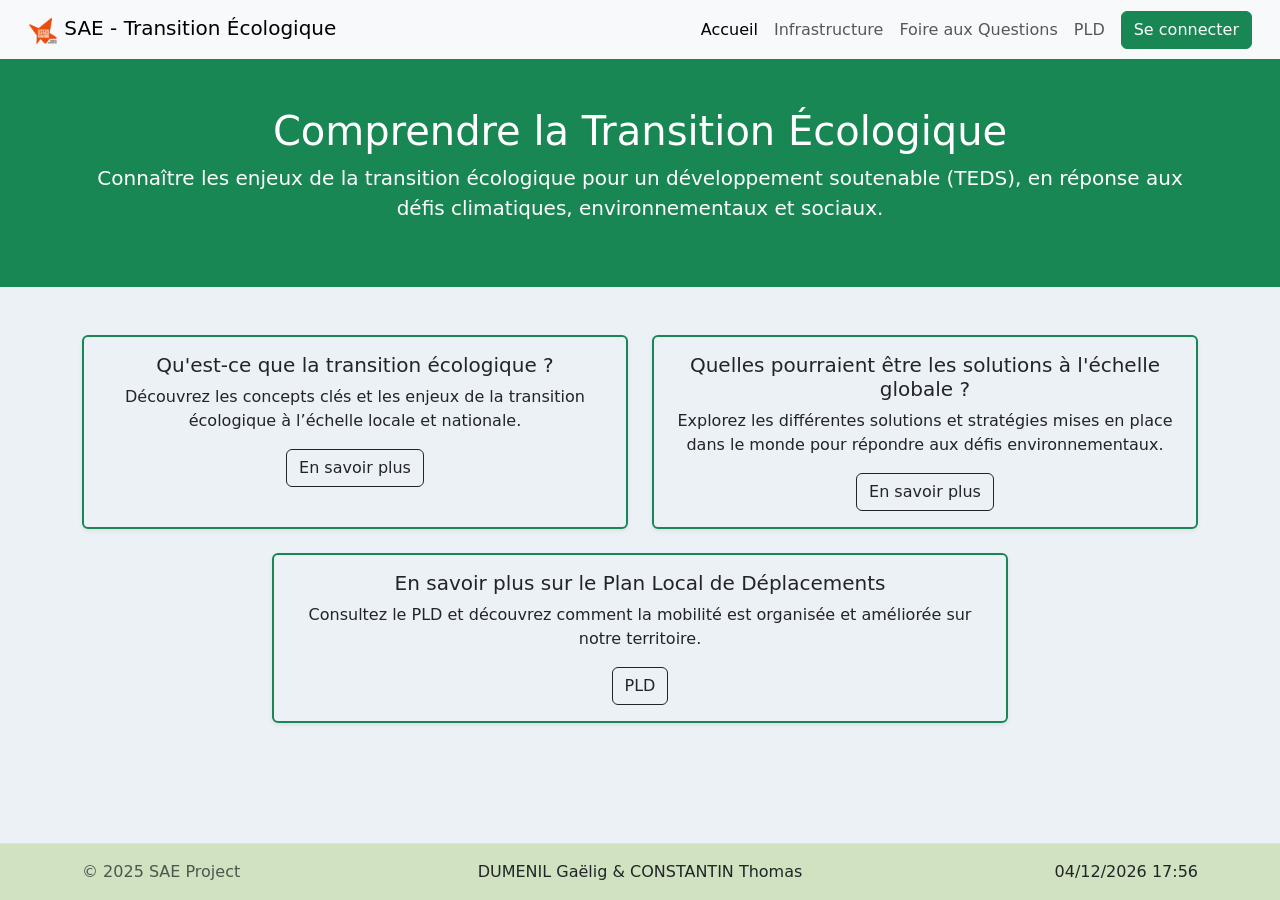
<file: pages/PLD_Crise_eco.html>
<!doctype html>
<html lang="fr">

<head lang="fr">
  <meta charset="utf-8">
  <meta name="viewport" content="width=device-width, initial-scale=1">
  <link rel="stylesheet" href="../css/colors.css">
  <link href="https://cdn.jsdelivr.net/npm/bootstrap@5.3.8/dist/css/bootstrap.min.css" rel="stylesheet"
    integrity="sha384-sRIl4kxILFvY47J16cr9ZwB07vP4J8+LH7qKQnuqkuIAvNWLzeN8tE5YBujZqJLB" crossorigin="anonymous">
  <link rel="stylesheet" href="../css/style.css">
  <link rel="shortcut icon" href="../images/aggloLisieuxLogo.png" type="image/x-icon">
  <title>PLD Communauté de communes Lisieux</title>
</head>

<body class="d-flex flex-column min-vh-100">
  <!-- NAVBAR -->
  <nav class="navbar navbar-expand-lg bg-body-tertiary px-3">
    <div class="container-fluid">
      <a class="navbar-brand" href="../index.html">
        <img src="../images/aggloLisieuxLogo.png" alt="Logo" width="30" height="30"
          class="d-inline-block align-text-top">
        SAE - Transition Écologique
      </a>
      <button class="navbar-toggler" type="button" data-bs-toggle="collapse" data-bs-target="#navbarNav"
        aria-controls="navbarNav" aria-expanded="false" aria-label="Toggle navigation">
        <span class="navbar-toggler-icon"></span>
      </button>
      <div class="collapse navbar-collapse" id="navbarNav">
        <ul class="navbar-nav ms-auto mb-2 mb-lg-0">
          <li class="nav-item">
            <a class="nav-link active" aria-current="page" href="../index.html">Accueil</a>
          </li>
          <li class="nav-item">
            <a class="nav-link" href="infrastructure.html">Infrastructure</a>
          </li>
          <li class="nav-item">
            <a class="nav-link" href="foire_aux_questions.html">Foire aux Questions</a>
          </li>
          <li class="nav-item">
            <a class="nav-link" href="PLD_Crise_eco.html">PLD</a>
          </li>
        </ul>
        <a href="connexion.html" class="btn btn-success ms-2">Se connecter</a>
      </div>
    </div>
  </nav>

  <!-- Hero section -->
  <header class="bg-success text-white text-center py-5 mb-4">
    <div class="container">
      <h1 class="fw-light">Comprendre la Transition Écologique</h1>
      <p class="lead">Connaître les enjeux de la transition écologique pour un développement soutenable (TEDS),
        en réponse aux défis climatiques, environnementaux et sociaux.</p>
    </div>
  </header>

  <!-- Deux colonnes -->
  <br>
  <section id="features" class="container mb-3">
    <div class="row g-4">
      <div class="col-md-6">
        <div class="card h-100 shadow-sm border-success border-2 bg-transparent">
          <div class="card-body text-center">
            <h5 class="card-title">Qu'est-ce que la transition écologique ?</h5>
            <p class="card-text">Découvrez les concepts clés et les enjeux de la transition écologique à l’échelle locale et nationale.</p>
            <a class="btn btn-outline-dark" href="transition-eco-1.html">En savoir plus</a>
          </div>
        </div>
      </div>

      <div class="col-md-6">
        <div class="card h-100 shadow-sm border-success border-2 bg-transparent">
          <div class="card-body text-center">
            <h5 class="card-title">Quelles pourraient être les solutions à l'échelle globale ?</h5>
            <p class="card-text">Explorez les différentes solutions et stratégies mises en place dans le monde pour répondre aux défis environnementaux.</p>
            <a class="btn btn-outline-dark" href="transition-eco-2.html">En savoir plus</a>
          </div>
        </div>
      </div>
    </div>

    <br>
    <div class="row justify-content-center">
      <div class="col-md-8">
      <div class="card h-100 shadow-sm border-success border-2 bg-transparent">
        <div class="card-body text-center">
        <h5 class="card-title">En savoir plus sur le Plan Local de Déplacements</h5>
        <p class="card-text">Consultez le PLD et découvrez comment la mobilité est organisée et améliorée sur notre territoire.</p>
        <a class="btn btn-outline-dark" href="pld.html">PLD</a>
        </div>
      </div>
      </div>
    </div>
  </section>

  <!-- FOOTER -->
  <footer class="--color-lime-300 py-3 mt-auto border-top">
    <div class="container d-flex flex-wrap justify-content-between align-items-center position-relative">
      <p class="mb-0 text-muted">© 2025 SAE Project</p>
      <p class="position-absolute start-50 translate-middle-x text-center mb-0">DUMENIL Gaëlig & CONSTANTIN Thomas</p>
      <p class="start-50 translate-right-x text-center mb-0" id="dateheure"></p>
    </div>
  </footer>

  <script src="https://cdn.jsdelivr.net/npm/bootstrap@5.3.8/dist/js/bootstrap.bundle.min.js"
    integrity="sha384-FKyoEForCGlyvwx9Hj09JcYn3nv7wiPVlz7YYwJrWVcXK/BmnVDxM+D2scQbITxI"
    crossorigin="anonymous"></script>
  <script src="../js/script.js"></script>
</body>

</html>
</file>
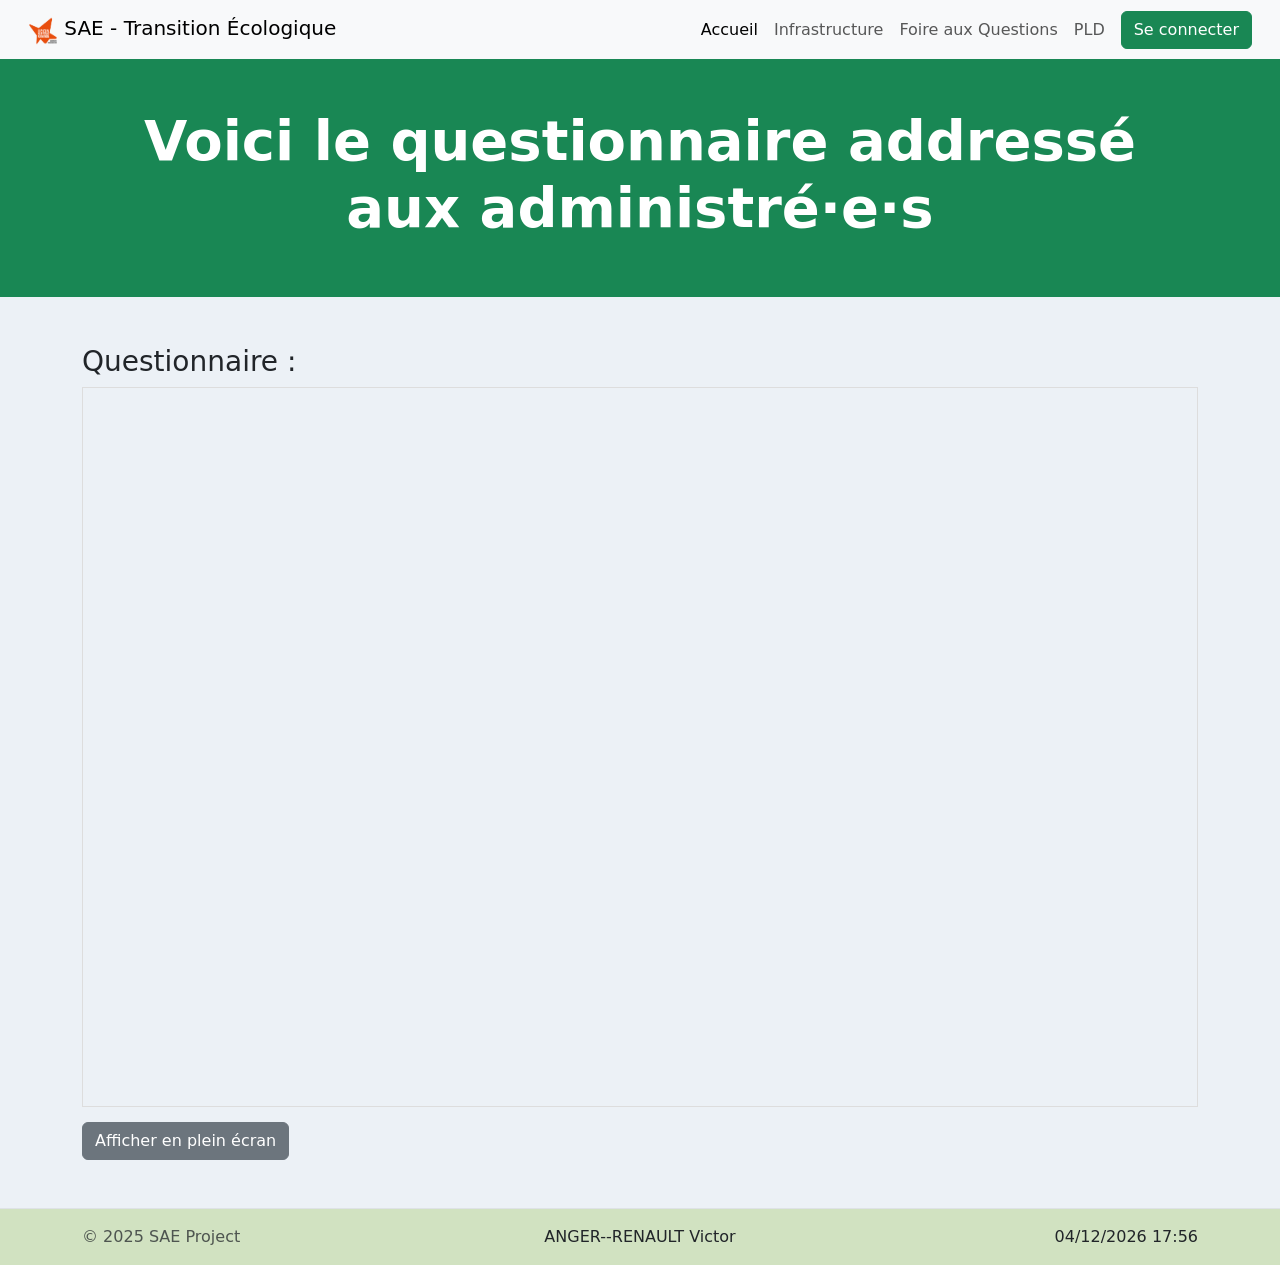
<file: pages/questionnaireadministre.html>
<!doctype html>
<html lang="fr">

<head lang="fr">
  <meta charset="utf-8">
  <meta name="viewport" content="width=device-width, initial-scale=1">
  <link rel="stylesheet" href="../css/colors.css">
  <link href="https://cdn.jsdelivr.net/npm/bootstrap@5.3.8/dist/css/bootstrap.min.css" rel="stylesheet"
    integrity="sha384-sRIl4kxILFvY47J16cr9ZwB07vP4J8+LH7qKQnuqkuIAvNWLzeN8tE5YBujZqJLB" crossorigin="anonymous">
  <link rel="stylesheet" href="../css/style.css">
  <link rel="shortcut icon" href="../images/aggloLisieuxLogo.png" type="image/x-icon">
  <title>Questionnaire administré</title>
</head>

<body class="d-flex flex-column min-vh-100" data-author="ANGER--RENAULT Victor">

  <!-- NAVBAR -->
  <nav class="navbar navbar-expand-lg bg-body-tertiary px-3">
    <div class="container-fluid">
      <a class="navbar-brand" href="../index.html">
        <img src="../images/aggloLisieuxLogo.png" alt="Logo" width="30" height="30" class="d-inline-block align-text-top">
        SAE - Transition Écologique
      </a>
      <button class="navbar-toggler" type="button" data-bs-toggle="collapse" data-bs-target="#navbarNav"
        aria-controls="navbarNav" aria-expanded="false" aria-label="Toggle navigation">
        <span class="navbar-toggler-icon"></span>
      </button>
      <div class="collapse navbar-collapse" id="navbarNav">
        <ul class="navbar-nav ms-auto mb-2 mb-lg-0">
          <li class="nav-item">
            <a class="nav-link active" aria-current="page" href="../index.html">Accueil</a>
          </li>
          <li class="nav-item">
            <a class="nav-link" href="infrastructure.html">Infrastructure</a>
          </li>
          <li class="nav-item">
            <a class="nav-link" href="foire_aux_questions.html">Foire aux Questions</a>
          </li>
          <li class="nav-item">
            <a class="nav-link" href="PLD_Crise_eco.html">PLD</a>
          </li>
        </ul>
        <a href="connexion.html" class="btn btn-success ms-2">Se connecter</a>
      </div>
    </div>
  </nav>

  <!-- Hero section -->
  <header class="bg-success text-white text-center py-5 mb-5">
    <div class="container">
      <h1 class="fw-bold display-4">Voici le questionnaire addressé aux administré·e·s</h1>
    </div>
  </header>

  <!-- Contenu principal -->
  <main class="flex-grow-1">
    <section class="container mb-5">
      <h3>Questionnaire : </h3>
      <!-- Iframe Google Sheets (publié) -->
      <div class="sheet-embed-container" style="max-width:100%; margin:0 auto;">
        <iframe
          src="https://docs.google.com/forms/d/e/1FAIpQLScq2-dTaz0Gjl26LK_rRjZUXX2lJuBBgeEcyZ7sH8ibb2cNCg/viewform?embedded=true"
          width="640" height="8498" class="sheet-embed"
          style="width:100%; height:80vh; min-height:600px; border:1px solid #ddd;" loading="lazy"
          allowfullscreen>
        </iframe>
        <div class="d-flex justify-content-between mt-2">
          <button class="btn btn-secondary sheet-fullscreen-btn" id="sheet-fullscreen-btn">Afficher en plein écran</button>
        </div>
      </div>
    </section>
  </main>

  <!-- FOOTER -->
  <footer class="py-3 mt-auto border-top">
    <div class="container d-flex flex-wrap justify-content-between align-items-center position-relative">
      <p class="mb-0 text-muted">© 2025 SAE Project</p>
      <p class="position-absolute start-50 translate-middle-x text-center mb-0" id="page-author">ANGER--RENAULT Victor</p>
      <p class="mb-0" id="dateheure"></p>
    </div>
  </footer>

  <script src="https://cdn.jsdelivr.net/npm/bootstrap@5.3.8/dist/js/bootstrap.bundle.min.js"
    integrity="sha384-FKyoEForCGlyvwx9Hj09JcYn3nv7wiPVlz7YYwJrWVcXK/BmnVDxM+D2scQbITxI"
    crossorigin="anonymous"></script>
  <script src="../js/script.js"></script>
</body>

</html>
</file>
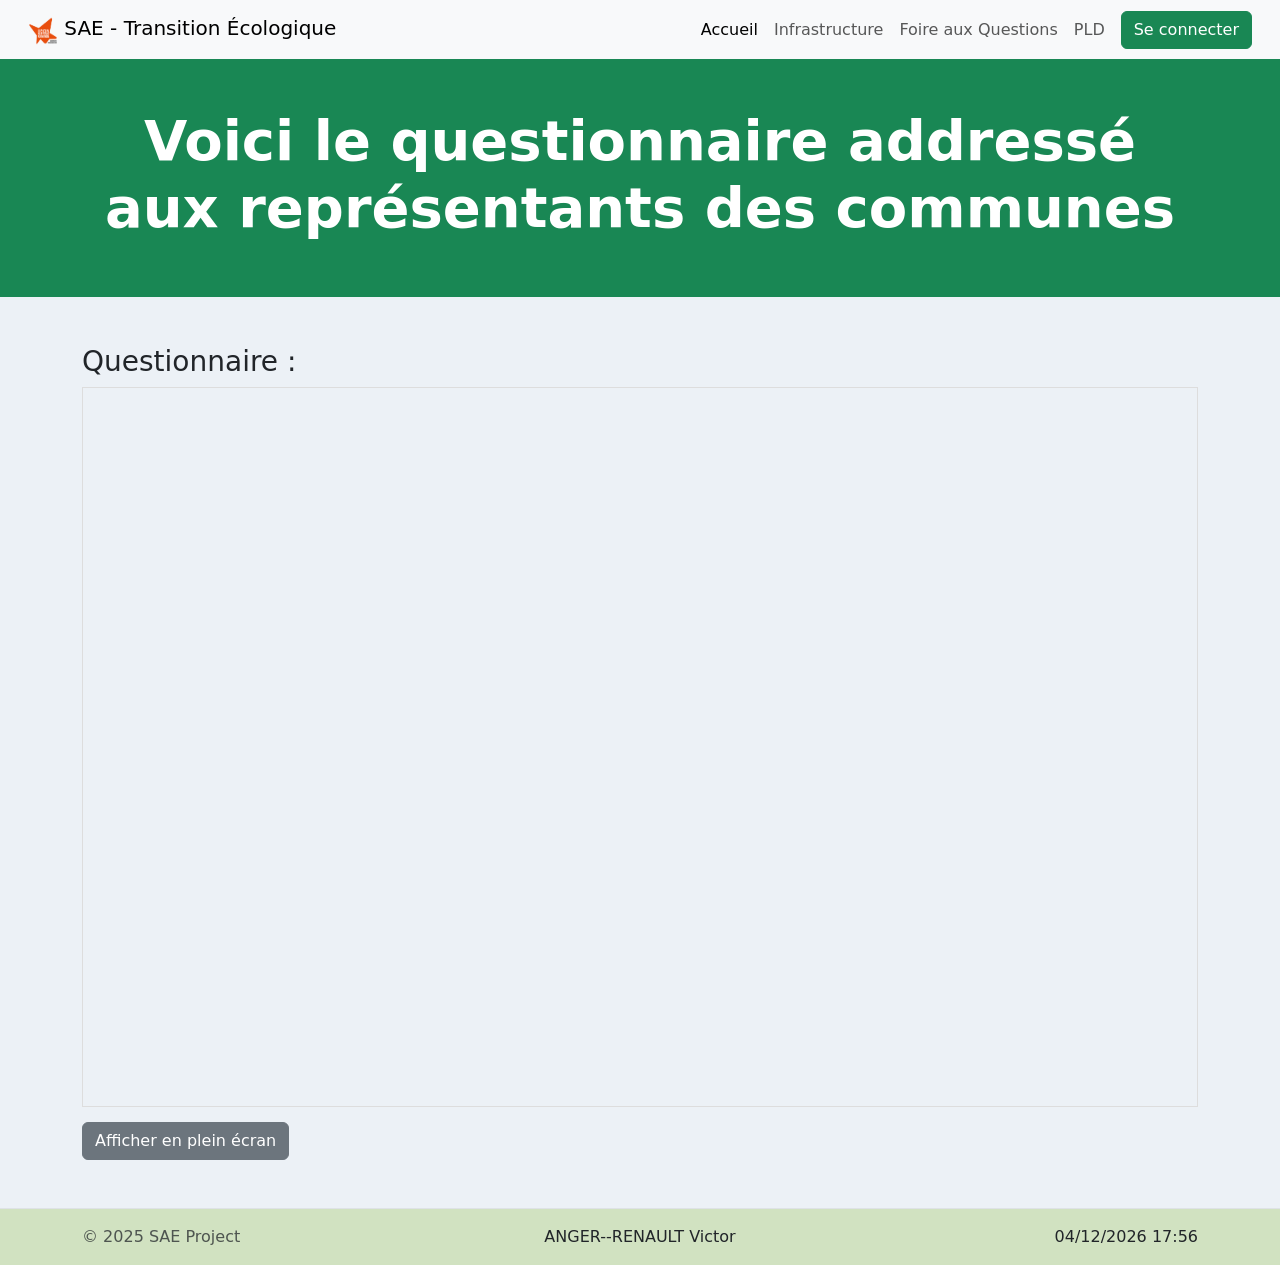
<file: pages/questionnairecommune.html>
<!doctype html>
<html lang="fr">

<head lang="fr">
    <meta charset="utf-8">
    <meta name="viewport" content="width=device-width, initial-scale=1">
    <link rel="stylesheet" href="../css/colors.css">
    <link href="https://cdn.jsdelivr.net/npm/bootstrap@5.3.8/dist/css/bootstrap.min.css" rel="stylesheet"
        integrity="sha384-sRIl4kxILFvY47J16cr9ZwB07vP4J8+LH7qKQnuqkuIAvNWLzeN8tE5YBujZqJLB" crossorigin="anonymous">
    <link rel="stylesheet" href="../css/style.css">
    <link rel="shortcut icon" href="../images/aggloLisieuxLogo.png" type="image/x-icon">
    <title>Questionnaire commune</title>
</head>

<body class="d-flex flex-column min-vh-100" data-author="ANGER--RENAULT Victor">

    <!-- NAVBAR -->
    <nav class="navbar navbar-expand-lg bg-body-tertiary px-3">
        <div class="container-fluid">
            <a class="navbar-brand" href="../index.html">
                <img src="../images/aggloLisieuxLogo.png" alt="Logo" width="30" height="30"
                    class="d-inline-block align-text-top">
                SAE - Transition Écologique
            </a>
            <button class="navbar-toggler" type="button" data-bs-toggle="collapse" data-bs-target="#navbarNav"
                aria-controls="navbarNav" aria-expanded="false" aria-label="Toggle navigation">
                <span class="navbar-toggler-icon"></span>
            </button>
            <div class="collapse navbar-collapse" id="navbarNav">
                <ul class="navbar-nav ms-auto mb-2 mb-lg-0">
                    <li class="nav-item">
                        <a class="nav-link active" aria-current="page" href="../index.html">Accueil</a>
                    </li>
                    <li class="nav-item">
                        <a class="nav-link" href="infrastructure.html">Infrastructure</a>
                    </li>
                    <li class="nav-item">
                        <a class="nav-link" href="foire_aux_questions.html">Foire aux Questions</a>
                    </li>
                    <li class="nav-item">
                        <a class="nav-link" href="PLD_Crise_eco.html">PLD</a>
                    </li>
                </ul>
                <a href="test_connexion.html" class="btn btn-success ms-2">Se connecter</a>
            </div>
        </div>
    </nav>

    <!-- Hero section -->
    <header class="bg-success text-white text-center py-5 mb-5">
        <div class="container">
            <h1 class="fw-bold display-4">Voici le questionnaire addressé aux représentants des communes</h1>
        </div>
    </header>

    <!-- Contenu principal -->
    <main class="flex-grow-1">
        <section class="container mb-5">
            <h3>Questionnaire : </h3>
            <!-- Iframe Google Sheets -->
            <div class="sheet-embed-container" style="max-width:100%; margin:0 auto;">
                <iframe
                    src="https://docs.google.com/forms/d/e/1FAIpQLSdOEKBgmD6f8aFiI8YJoMiyioKBmvdbErRSuxq90Z2asqhviw/viewform?embedded=true"
                    width="640" height="8498" class="sheet-embed"
                    style="width:100%; height:80vh; min-height:600px; border:1px solid #ddd;"
                    loading="lazy" allowfullscreen>
                </iframe>
                <div class="d-flex justify-content-between mt-2">
                    <button class="btn btn-secondary sheet-fullscreen-btn" id="sheet-fullscreen-btn">Afficher en plein écran</button>
                </div>
            </div>
        </section>
    </main>

    <!-- FOOTER -->
    <footer class="py-3 mt-auto border-top">
        <div class="container d-flex flex-wrap justify-content-between align-items-center position-relative">
            <p class="mb-0 text-muted">© 2025 SAE Project</p>
            <p class="position-absolute start-50 translate-middle-x text-center mb-0" id="page-author">ANGER--RENAULT
                Victor</p>
            <p class="mb-0" id="dateheure"></p>
        </div>
    </footer>

    <script src="https://cdn.jsdelivr.net/npm/bootstrap@5.3.8/dist/js/bootstrap.bundle.min.js"
        integrity="sha384-FKyoEForCGlyvwx9Hj09JcYn3nv7wiPVlz7YYwJrWVcXK/BmnVDxM+D2scQbITxI"
        crossorigin="anonymous"></script>
    <script src="../js/script.js"></script>
</body>

</html>
</file>
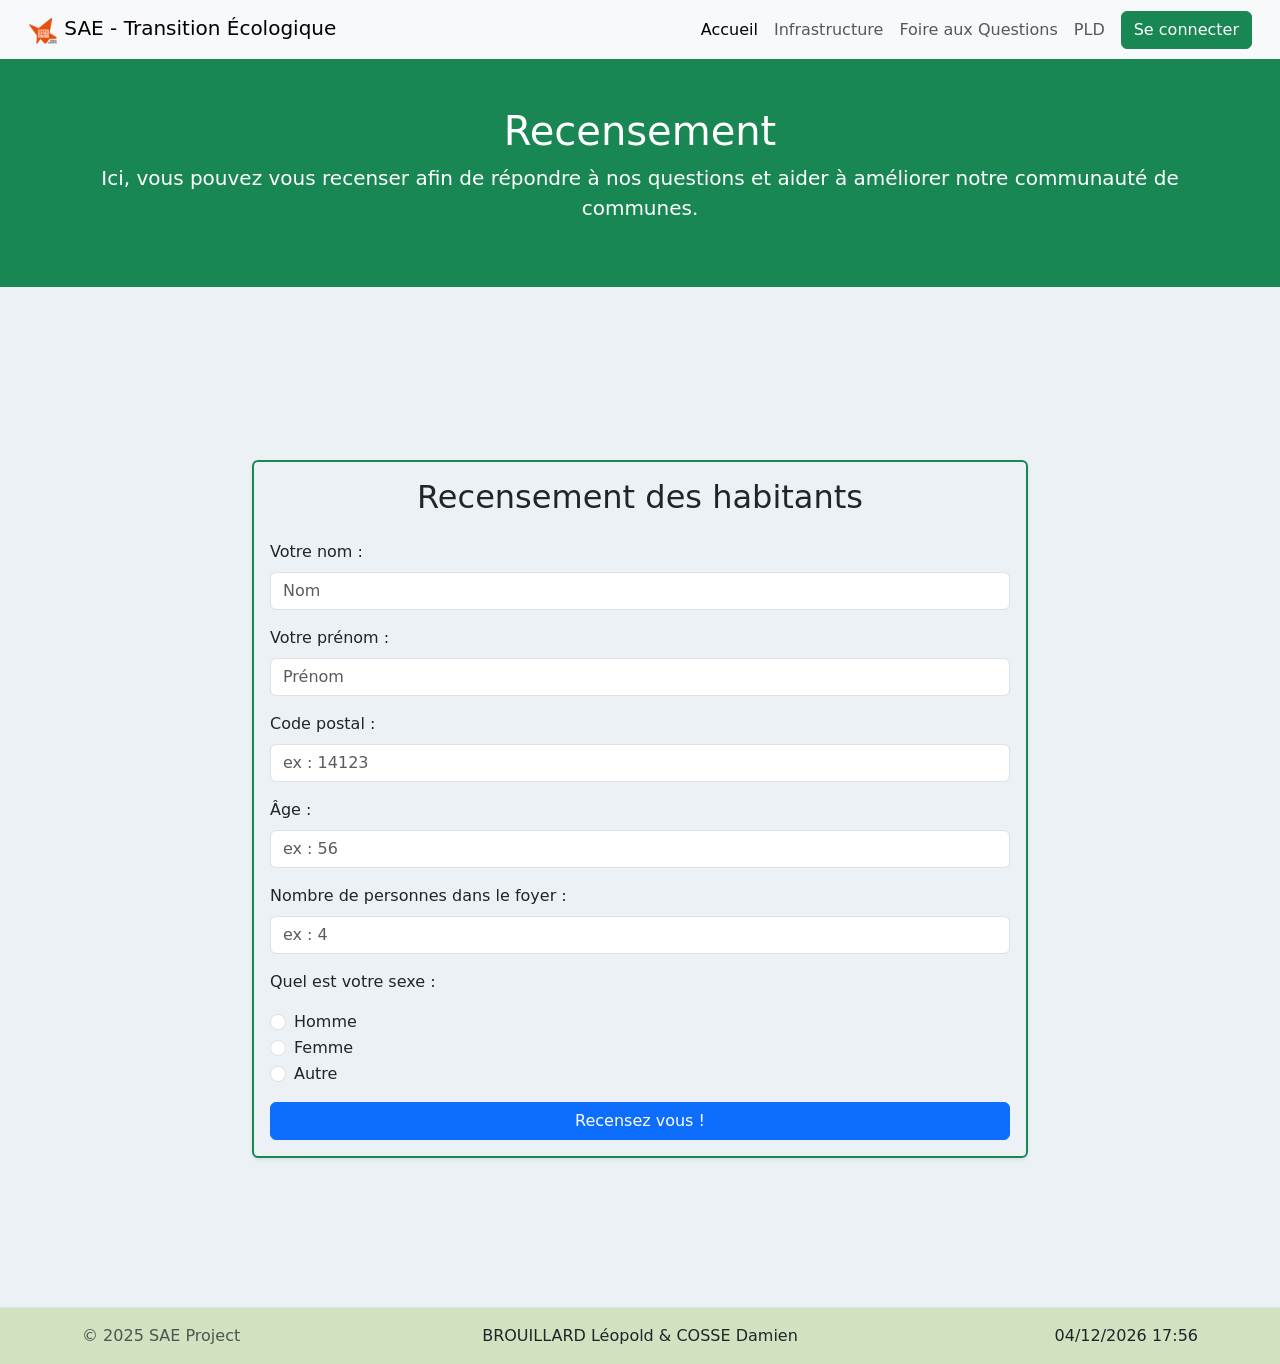
<file: pages/recensement.html>
<!DOCTYPE html>
<html lang="fr">

<head lang="fr">
  <meta charset="utf-8">
  <meta name="viewport" content="width=device-width, initial-scale=1">
  <link rel="stylesheet" href="../css/colors.css">
  <link href="https://cdn.jsdelivr.net/npm/bootstrap@5.3.8/dist/css/bootstrap.min.css" rel="stylesheet"
    integrity="sha384-sRIl4kxILFvY47J16cr9ZwB07vP4J8+LH7qKQnuqkuIAvNWLzeN8tE5YBujZqJLB" crossorigin="anonymous">
  <link rel="stylesheet" href="../css/style.css">
  <link rel="shortcut icon" href="../images/aggloLisieuxLogo.png" type="image/x-icon">
  <title>PLD Communauté de communes Lisieux</title>
</head>

<body class="d-flex flex-column min-vh-100" data-author="BROUILLARD Léopold & COSSE Damien">
  <!-- NAVBAR -->
  <nav class="navbar navbar-expand-lg bg-body-tertiary px-3">
    <div class="container-fluid">
      <a class="navbar-brand" href="../index.html">
        <img src="../images/aggloLisieuxLogo.png" alt="Logo" width="30" height="30"
          class="d-inline-block align-text-top">
        SAE - Transition Écologique
      </a>
      <button class="navbar-toggler" type="button" data-bs-toggle="collapse" data-bs-target="#navbarNav"
        aria-controls="navbarNav" aria-expanded="false" aria-label="Toggle navigation">
        <span class="navbar-toggler-icon"></span>
      </button>
      <div class="collapse navbar-collapse" id="navbarNav">
        <ul class="navbar-nav ms-auto mb-2 mb-lg-0">
          <li class="nav-item">
            <a class="nav-link active" aria-current="page" href="../index.html">Accueil</a>
          </li>
          <li class="nav-item">
            <a class="nav-link" href="infrastructure.html">Infrastructure</a>
          </li>
          <li class="nav-item">
            <a class="nav-link" href="foire_aux_questions.html">Foire aux Questions</a>
          </li>
          <li class="nav-item">
            <a class="nav-link" href="PLD_Crise_eco.html">PLD</a>
          </li>
        </ul>
        <a href="connexion.html" class="btn btn-success ms-2">Se connecter</a>
      </div>
    </div>
  </nav>

  <!-- Hero section ça s'appelle -->
  <header class="bg-success text-white text-center py-5 mb-4">
    <div class="container">
      <h1 class="fw-light">Recensement</h1>
      <p class="lead">Ici, vous pouvez vous recenser afin de répondre à nos questions et aider à améliorer notre
        communauté de communes.</p>
    </div>
  </header>

  <section class="d-flex justify-content-center align-items-center min-vh-100 m-5">
    <div class="container" style="max-width: 800px;">
      <div class="card h-100 shadow-sm border-success border-2 bg-transparent">
        <div class="card-body">
          <h2 class="text-center mb-4">Recensement des habitants</h2>

          <form>
            <div class="mb-3">
              <label for="Nom" class="form-label">Votre nom :</label>
              <input type="text" class="form-control" name="Nom" id="Nom" placeholder="Nom" required>
            </div>

            <div class="mb-3">
              <label for="prenom" class="form-label">Votre prénom :</label>
              <input type="text" class="form-control" name="prenom" id="prenom" placeholder="Prénom" required>
            </div>

            <div class="mb-3">
              <label for="cp" class="form-label">Code postal :</label>
              <input type="text" class="form-control" id="cp" name="cp" placeholder="ex : 14123" required>
            </div>

            <div class="mb-3">
              <label for="age" class="form-label">Âge :</label>
              <input type="number" class="form-control" name="age" id="age" placeholder="ex : 56" required>
            </div>

            <div class="mb-3">
              <label for="np" class="form-label">Nombre de personnes dans le foyer :</label>
              <input type="number" class="form-control" name="np" id="np" placeholder="ex : 4" required>
            </div>

            <p>Quel est votre sexe :</p>
            <div class="form-check">
              <input type="radio" class="form-check-input" name="sexe" id="h" value="Homme" required>
              <label for="h" class="form-check-label">Homme</label>
            </div>
            <div class="form-check">
              <input type="radio" class="form-check-input" name="sexe" id="f" value="Femme" required>
              <label for="f" class="form-check-label">Femme</label>
            </div>
            <div class="form-check mb-3">
              <input type="radio" class="form-check-input" name="sexe" id="a" value="Autre" required>
              <label for="a" class="form-check-label">Autre</label>
            </div>
          </form>

          
            <div class="text-center">
            <button type="submit" class="btn btn-primary w-100" data-bs-toggle="modal" data-bs-target="#staticBackdrop">
              <i class="bi bi-check-circle"></i> Recensez vous !
            </button>
            </div>
        </div>
      </div>
    </div>

    <!-- Modal -->
    <div class="modal fade" id="staticBackdrop" data-bs-backdrop="static" data-bs-keyboard="false" tabindex="-1"
      aria-hidden="true">
      <div class="modal-dialog">
        <div class="modal-content">
          <div class="modal-header">
            <h2 class="modal-title fs-5" id="staticBackdropLabel">Vous vous êtes recencés !</h2>
            <button type="button" class="btn-close" data-bs-dismiss="modal" aria-label="Close"></button>
          </div>
          <div class="modal-body">
            Vous êtes officiellement recencés dans notre communauté de communes. Merci pour votre aide ! <br>
            Vous pouvez maintenant répondre au questionnaire destiné aux administré·e·s dans la section "Infrastructures" du site.
          </div>
          <div class="modal-footer">
            <button type="button" class="btn btn-success" data-bs-dismiss="modal">Compris</button>
          </div>
        </div>
      </div>
    </div>
  </section>



  <!-- FOOTER -->
  <footer class="py-3 mt-auto border-top">
    <div class="container d-flex flex-wrap justify-content-between align-items-center position-relative">
      <p class="mb-0 text-muted">© 2025 SAE Project</p>
      <p class="position-absolute start-50 translate-middle-x text-center mb-0" id="page-author">BROUILLARD Léopold &
        COSSE Damien</p>
      <p class="mb-0" id="dateheure"></p>
    </div>
  </footer>

  <script src="https://cdn.jsdelivr.net/npm/bootstrap@5.3.8/dist/js/bootstrap.bundle.min.js"
    integrity="sha384-FKyoEForCGlyvwx9Hj09JcYn3nv7wiPVlz7YYwJrWVcXK/BmnVDxM+D2scQbITxI"
    crossorigin="anonymous"></script>
  <script src="../js/script.js"></script>
</body>

</html>
</file>
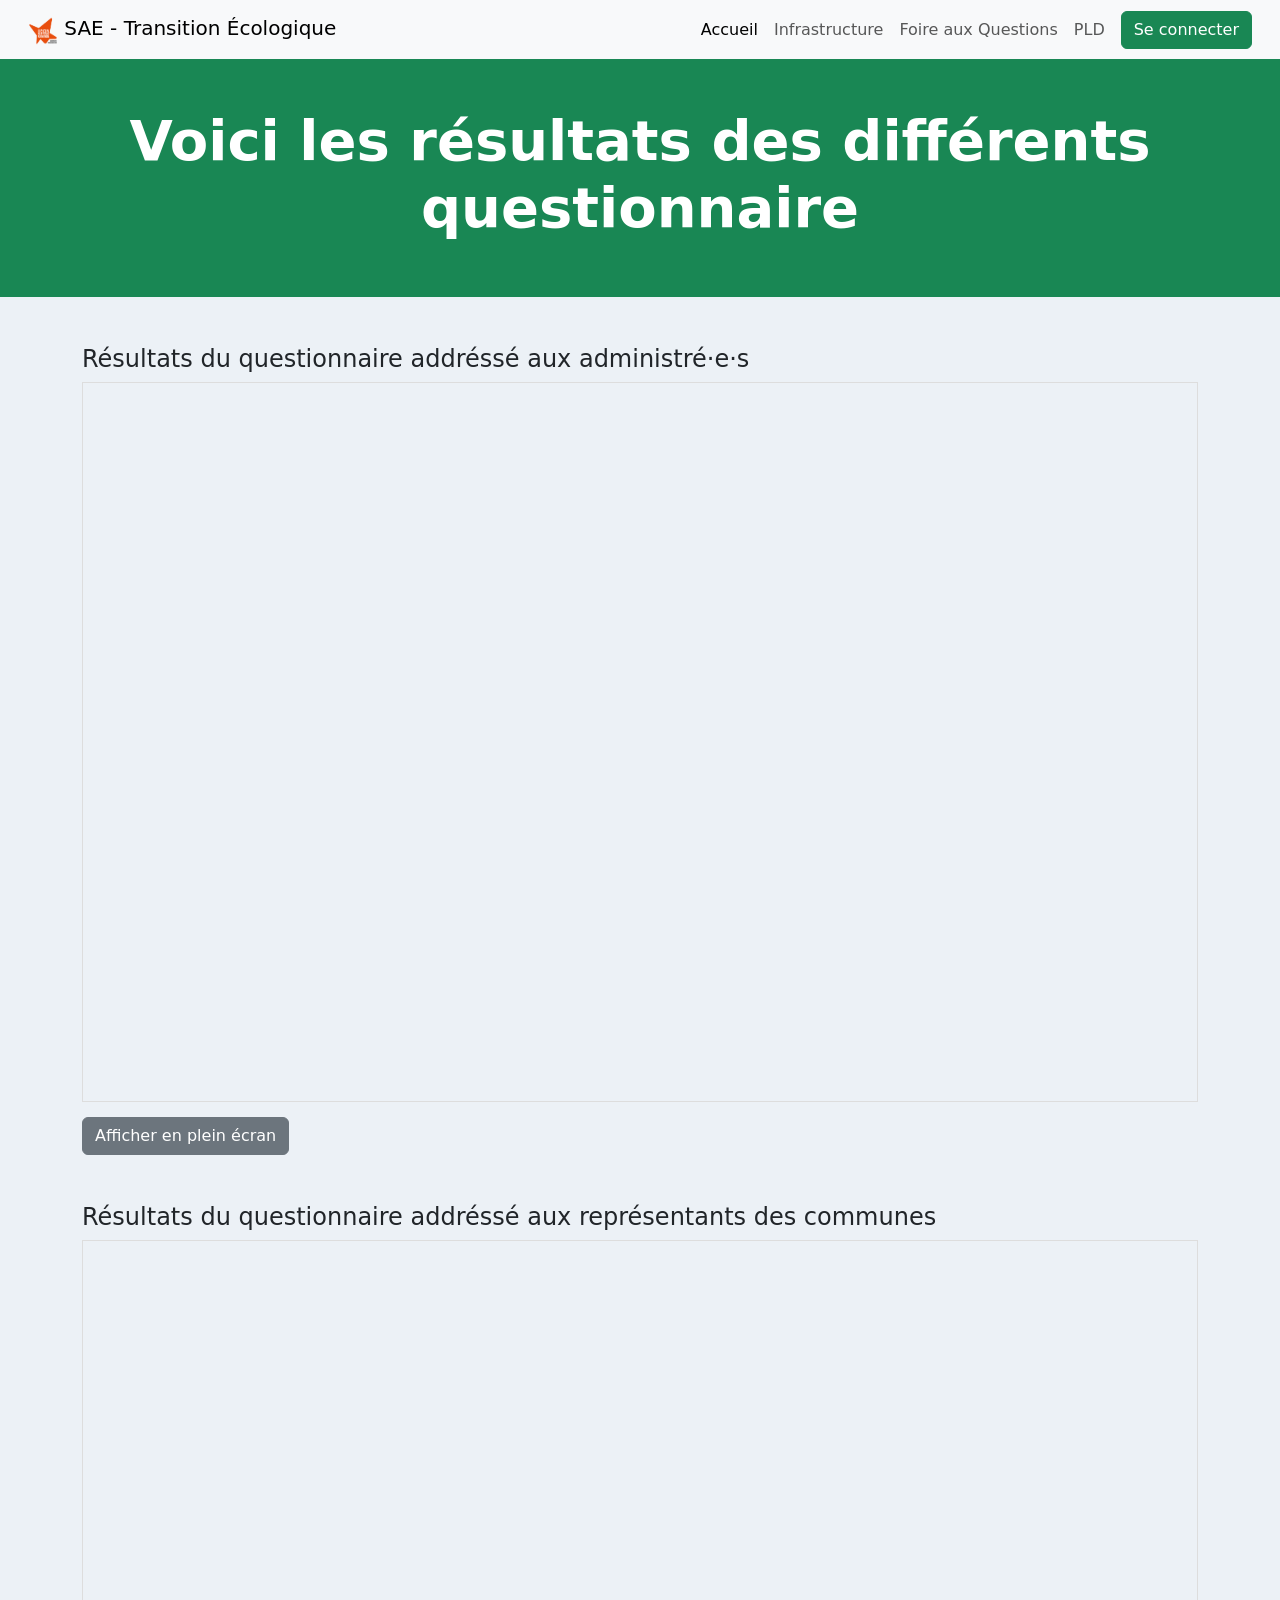
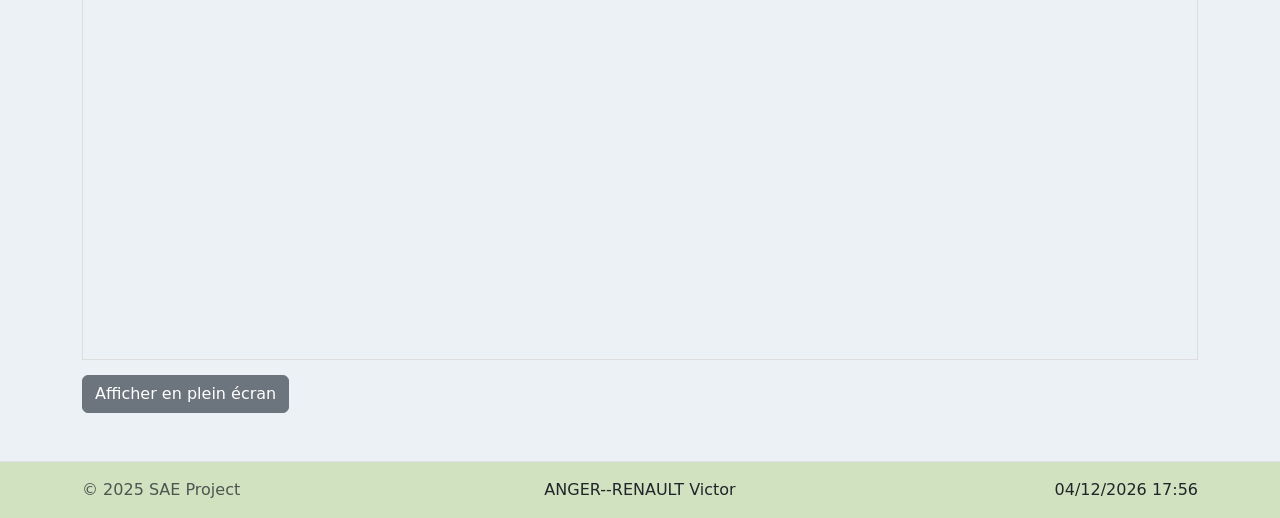
<file: pages/resultat_questionnaire.html>
<!doctype html>
<html lang="fr">

<head lang="fr">
  <meta charset="utf-8">
  <meta name="viewport" content="width=device-width, initial-scale=1">
  <link rel="stylesheet" href="../css/colors.css">
  <link href="https://cdn.jsdelivr.net/npm/bootstrap@5.3.8/dist/css/bootstrap.min.css" rel="stylesheet"
    integrity="sha384-sRIl4kxILFvY47J16cr9ZwB07vP4J8+LH7qKQnuqkuIAvNWLzeN8tE5YBujZqJLB" crossorigin="anonymous">
  <link rel="stylesheet" href="../css/style.css">
  <link rel="shortcut icon" href="../images/aggloLisieuxLogo.png" type="image/x-icon">
  <title>PLD Communauté de communes Lisieux</title>
</head>

<body class="d-flex flex-column min-vh-100" data-author="ANGER--RENAULT Victor">

  <!-- NAVBAR -->
  <nav class="navbar navbar-expand-lg bg-body-tertiary px-3">
    <div class="container-fluid">
      <a class="navbar-brand" href="../index.html">
        <img src="../images/aggloLisieuxLogo.png" alt="Logo" width="30" height="30" class="d-inline-block align-text-top">
        SAE - Transition Écologique
      </a>
      <button class="navbar-toggler" type="button" data-bs-toggle="collapse" data-bs-target="#navbarNav"
        aria-controls="navbarNav" aria-expanded="false" aria-label="Toggle navigation">
        <span class="navbar-toggler-icon"></span>
      </button>
      <div class="collapse navbar-collapse" id="navbarNav">
        <ul class="navbar-nav ms-auto mb-2 mb-lg-0">
          <li class="nav-item">
            <a class="nav-link active" aria-current="page" href="../index.html">Accueil</a>
          </li>
          <li class="nav-item">
            <a class="nav-link" href="infrastructure.html">Infrastructure</a>
          </li>
          <li class="nav-item">
            <a class="nav-link" href="foire_aux_questions.html">Foire aux Questions</a>
          </li>
          <li class="nav-item">
            <a class="nav-link" href="PLD_Crise_eco.html">PLD</a>
          </li>
        </ul>
        <a href="connexion.html" class="btn btn-success ms-2">Se connecter</a>
      </div>
    </div>
  </nav>

  <!-- Hero section -->
  <header class="bg-success text-white text-center py-5 mb-5">
    <div class="container">
      <h1 class="fw-bold display-4">Voici les résultats des différents questionnaire</h1>
    </div>
  </header>

  <!-- Contenu principal -->
  <main class="flex-grow-1">
    <section class="container mb-5">
      <h4>Résultats du questionnaire addréssé aux administré·e·s</h4>
      <!-- Iframe Google Sheets -->
      <div class="sheet-embed-container" style="max-width:100%; margin:0 auto;">
        <iframe
          src="https://docs.google.com/spreadsheets/d/e/2PACX-1vQRPb_R84OUzS3tht1-Q-NhVl1tTA_g4GLoEegqgLQS3dmPRii4HpT44Z5xi3f-zmMH3frW3Wcoza44/pubhtml?widget=true&amp;headers=false"
          class="sheet-embed" style="width:100%; height:80vh; min-height:600px; border:1px solid #ddd;"
          loading="lazy" allowfullscreen>
        </iframe>
        <div class="d-flex justify-content-between mt-2">
          <button class="btn btn-secondary sheet-fullscreen-btn">Afficher en plein écran</button>
        </div>
      </div>
    </section>
    <section class="container mb-5">
      <h4>Résultats du questionnaire addréssé aux représentants des communes</h4>
      <!-- Iframe Google Sheets (publié) -->
      <div class="sheet-embed-container" style="max-width:100%; margin:0 auto;">
        <iframe
          src="https://docs.google.com/spreadsheets/d/e/2PACX-1vSjZan5w8gZR8t4UqGAqahaJckKU96tkIA-VpzvnNhgee9B1q8y5pcTj1IxgKmKc96jVtXvgcCtoCCF/pubhtml?widget=true&amp;headers=false"
          class="sheet-embed" style="width:100%; height:80vh; min-height:600px; border:1px solid #ddd;"
          loading="lazy" allowfullscreen>
        </iframe>
        <div class="d-flex justify-content-between mt-2">
          <button class="btn btn-secondary sheet-fullscreen-btn">Afficher en plein écran</button>
        </div>
      </div>
    </section>
  </main>

  <!-- FOOTER -->
  <footer class="py-3 mt-auto border-top">
    <div class="container d-flex flex-wrap justify-content-between align-items-center position-relative">
      <p class="mb-0 text-muted">© 2025 SAE Project</p>
      <p class="position-absolute start-50 translate-middle-x text-center mb-0" id="page-author">ANGER--RENAULT Victor</p>
      <p class="mb-0" id="dateheure"></p>
    </div>
  </footer>

  <script src="https://cdn.jsdelivr.net/npm/bootstrap@5.3.8/dist/js/bootstrap.bundle.min.js"
    integrity="sha384-FKyoEForCGlyvwx9Hj09JcYn3nv7wiPVlz7YYwJrWVcXK/BmnVDxM+D2scQbITxI"
    crossorigin="anonymous"></script>
  <script src="../js/script.js"></script>
</body>

</html>
</file>
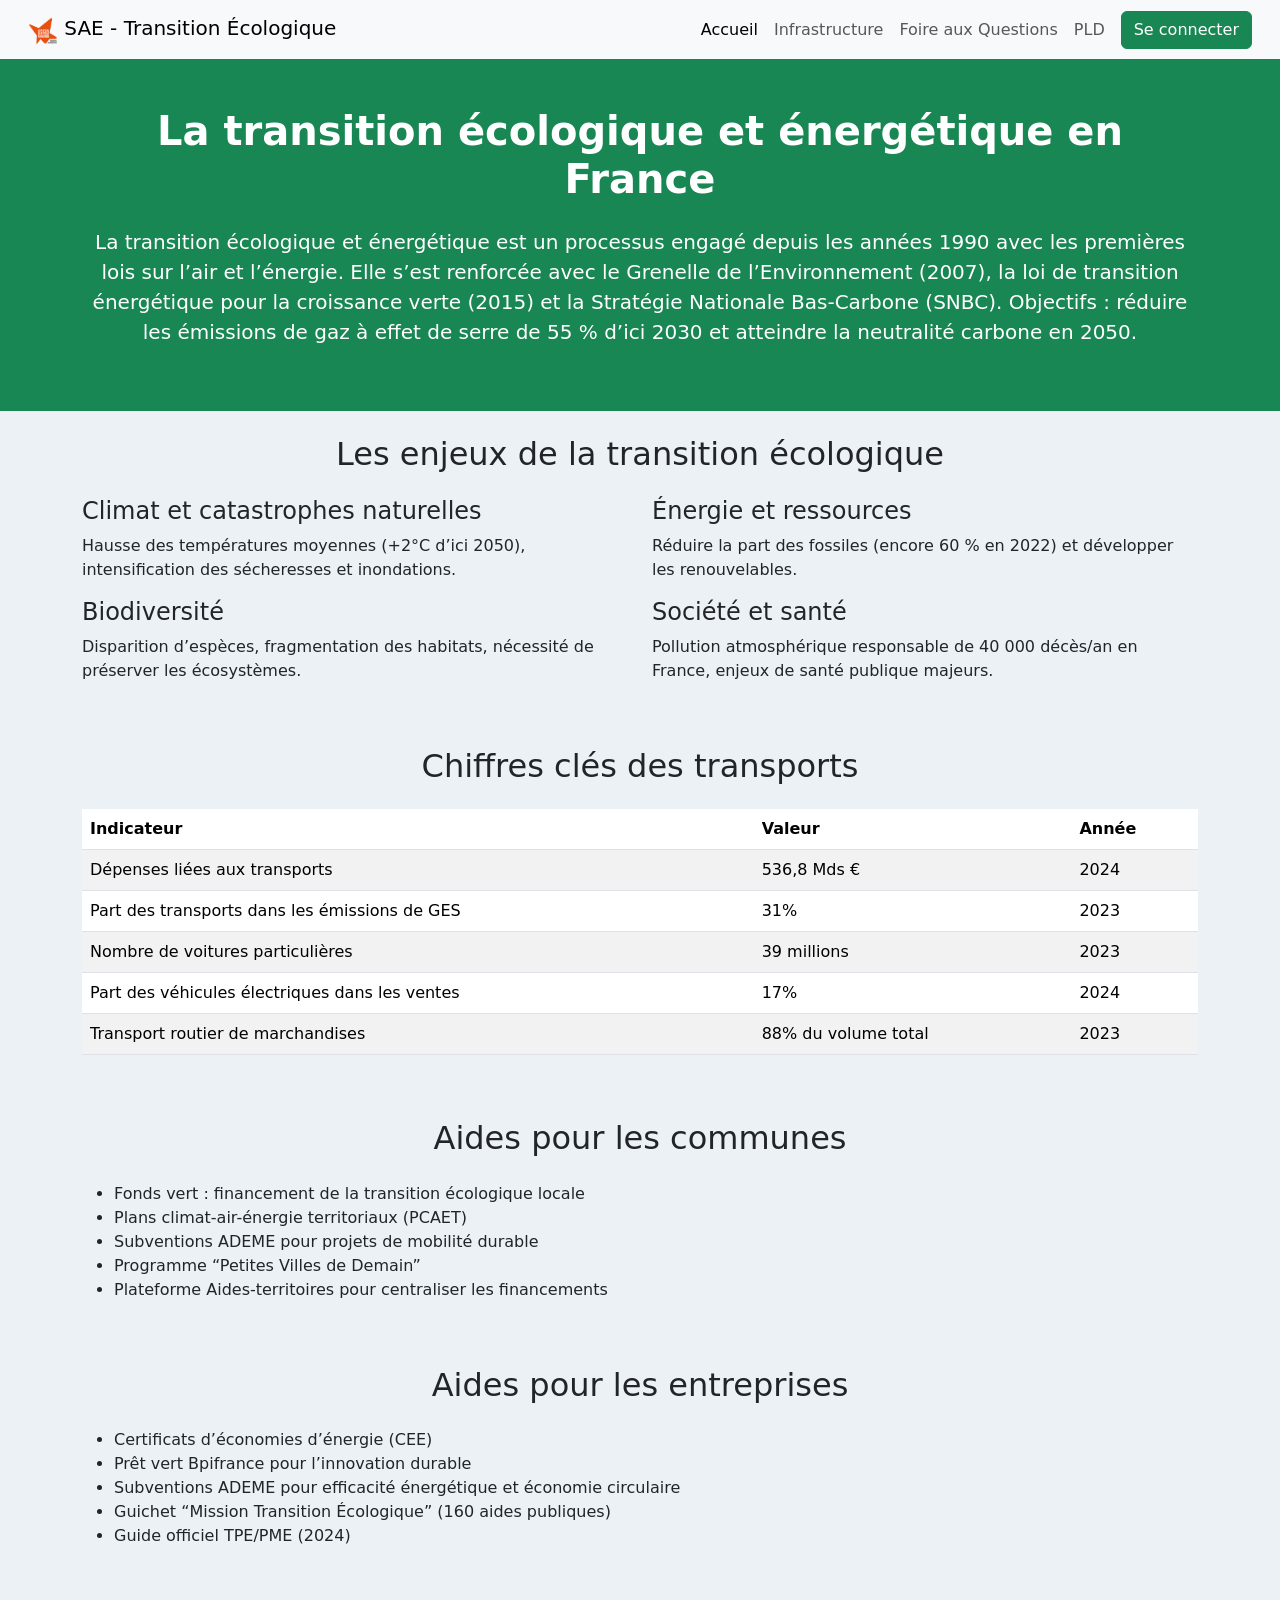
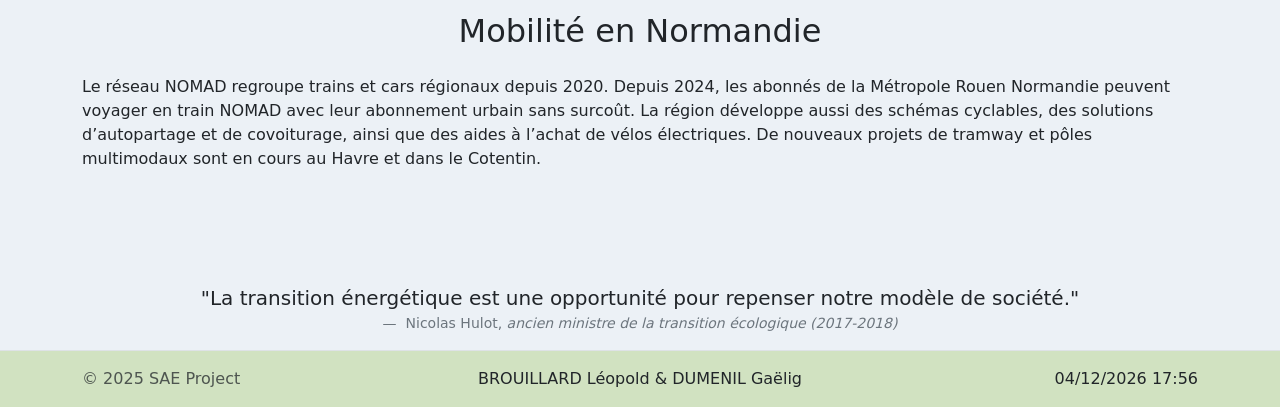
<file: pages/transition-eco-1.html>
<!DOCTYPE html>
<html lang="fr">

<head lang="fr">
  <meta charset="utf-8">
  <meta name="viewport" content="width=device-width, initial-scale=1">
  <link rel="stylesheet" href="../css/colors.css">
  <link href="https://cdn.jsdelivr.net/npm/bootstrap@5.3.8/dist/css/bootstrap.min.css" rel="stylesheet"
    integrity="sha384-sRIl4kxILFvY47J16cr9ZwB07vP4J8+LH7qKQnuqkuIAvNWLzeN8tE5YBujZqJLB" crossorigin="anonymous">
  <link rel="stylesheet" href="../css/style.css">
  <link rel="shortcut icon" href="../images/aggloLisieuxLogo.png" type="image/x-icon">
  <title>PLD Communauté de communes Lisieux</title>
</head>

<body class="d-flex flex-column min-vh-100" data-author="Brouillard Léopold & DUMENIL Gaëlig">

  <!-- NAVBAR -->
  <nav class="navbar navbar-expand-lg bg-body-tertiary px-3">
    <div class="container-fluid">
      <a class="navbar-brand" href="../index.html">
        <img src="../images/aggloLisieuxLogo.png" alt="Logo" width="30" height="30" class="d-inline-block align-text-top">
        SAE - Transition Écologique
      </a>
      <button class="navbar-toggler" type="button" data-bs-toggle="collapse" data-bs-target="#navbarNav"
        aria-controls="navbarNav" aria-expanded="false" aria-label="Toggle navigation">
        <span class="navbar-toggler-icon"></span>
      </button>
      <div class="collapse navbar-collapse" id="navbarNav">
        <ul class="navbar-nav ms-auto mb-2 mb-lg-0">
          <li class="nav-item"><a class="nav-link active" aria-current="page" href="../index.html">Accueil</a></li>
          <li class="nav-item"><a class="nav-link" href="infrastructure.html">Infrastructure</a></li>
          <li class="nav-item"><a class="nav-link" href="foire_aux_questions.html">Foire aux Questions</a></li>
          <li class="nav-item"><a class="nav-link" href="PLD_Crise_eco.html">PLD</a></li>
        </ul>
        <a href="connexion.html" class="btn btn-success ms-2">Se connecter</a>
      </div>
    </div>
  </nav>

  <!-- HERO -->
  <header class="bg-success text-white text-center py-5 mb-4">
    <div class="container">
      <h1 class="fw-light fw-bold">La transition écologique et énergétique en France</h1>
      <p class="lead mt-4">
        La transition écologique et énergétique est un processus engagé depuis les années 1990 avec les premières lois sur l’air et l’énergie. 
        Elle s’est renforcée avec le Grenelle de l’Environnement (2007), la loi de transition énergétique pour la croissance verte (2015) 
        et la Stratégie Nationale Bas-Carbone (SNBC). 
        Objectifs : réduire les émissions de gaz à effet de serre de 55 % d’ici 2030 et atteindre la neutralité carbone en 2050.
      </p>
    </div>
  </header>

  <!-- ENJEUX -->
  <section class="container mb-5">
    <h2 class="text-center mb-4">Les enjeux de la transition écologique</h2>
    <div class="row">
      <div class="col-md-6">
        <h4>Climat et catastrophes naturelles</h4>
        <p>Hausse des températures moyennes (+2°C d’ici 2050), intensification des sécheresses et inondations.</p>
        <h4>Biodiversité</h4>
        <p>Disparition d’espèces, fragmentation des habitats, nécessité de préserver les écosystèmes.</p>
      </div>
      <div class="col-md-6">
        <h4>Énergie et ressources</h4>
        <p>Réduire la part des fossiles (encore 60 % en 2022) et développer les renouvelables.</p>
        <h4>Société et santé</h4>
        <p>Pollution atmosphérique responsable de 40 000 décès/an en France, enjeux de santé publique majeurs.</p>
      </div>
    </div>
  </section>

  <!-- CHIFFRES TRANSPORTS -->
  <section class="container mb-5">
    <h2 class="text-center mb-4">Chiffres clés des transports</h2>
    <table class="table table-striped">
      <thead>
        <tr>
          <th>Indicateur</th>
          <th>Valeur</th>
          <th>Année</th>
        </tr>
      </thead>
      <tbody>
        <tr><td>Dépenses liées aux transports</td><td>536,8 Mds €</td><td>2024</td></tr>
        <tr><td>Part des transports dans les émissions de GES</td><td>31%</td><td>2023</td></tr>
        <tr><td>Nombre de voitures particulières</td><td>39 millions</td><td>2023</td></tr>
        <tr><td>Part des véhicules électriques dans les ventes</td><td>17%</td><td>2024</td></tr>
        <tr><td>Transport routier de marchandises</td><td>88% du volume total</td><td>2023</td></tr>
      </tbody>
    </table>
  </section>

  <!-- AIDES COMMUNES -->
  <section class="container mb-5">
    <h2 class="text-center mb-4">Aides pour les communes</h2>
    <ul>
      <li>Fonds vert : financement de la transition écologique locale</li>
      <li>Plans climat-air-énergie territoriaux (PCAET)</li>
      <li>Subventions ADEME pour projets de mobilité durable</li>
      <li>Programme “Petites Villes de Demain”</li>
      <li>Plateforme Aides-territoires pour centraliser les financements</li>
    </ul>
  </section>

  <!-- AIDES ENTREPRISES -->
  <section class="container mb-5">
    <h2 class="text-center mb-4">Aides pour les entreprises</h2>
    <ul>
      <li>Certificats d’économies d’énergie (CEE)</li>
      <li>Prêt vert Bpifrance pour l’innovation durable</li>
      <li>Subventions ADEME pour efficacité énergétique et économie circulaire</li>
      <li>Guichet “Mission Transition Écologique” (160 aides publiques)</li>
      <li>Guide officiel TPE/PME (2024)</li>
    </ul>
  </section>

  <!-- MOBILITE NORMANDIE -->
  <section class="container mb-5">
    <h2 class="text-center mb-4">Mobilité en Normandie</h2>
    <p>
      Le réseau NOMAD regroupe trains et cars régionaux depuis 2020. 
      Depuis 2024, les abonnés de la Métropole Rouen Normandie peuvent voyager en train NOMAD avec leur abonnement urbain sans surcoût. 
      La région développe aussi des schémas cyclables, des solutions d’autopartage et de covoiturage, ainsi que des aides à l’achat de vélos électriques. 
      De nouveaux projets de tramway et pôles multimodaux sont en cours au Havre et dans le Cotentin.
    </p>
  </section>

  <div class="row mt-5">
    <div class="col-md-10 offset-md-1">
      <figure class="text-center">
        <blockquote class="blockquote">
          <p>"La transition énergétique est une opportunité pour repenser notre modèle de société."</p>
        </blockquote>
        <figcaption class="blockquote-footer">
          Nicolas Hulot, <cite title="Source Title">ancien ministre de la transition écologique (2017-2018)</cite>
        </figcaption>
      </figure>
    </div>
  </div>

  <!-- FOOTER -->
  <footer class="py-3 mt-auto border-top">
    <div class="container d-flex flex-wrap justify-content-between align-items-center position-relative">
      <p class="mb-0 text-muted">© 2025 SAE Project</p>
      <p class="position-absolute start-50 translate-middle-x text-center mb-0" id="page-author">BROUILLARD Léopold & DUMENIL Gaëlig</p>
      <p class="mb-0" id="dateheure"></p>
    </div>
  </footer>

  <script src="https://cdn.jsdelivr.net/npm/bootstrap@5.3.8/dist/js/bootstrap.bundle.min.js"
    integrity="sha384-FKyoEForCGlyvwx9Hj09JcYn3nv7wiPVlz7YYwJrWVcXK/BmnVDxM+D2scQbITxI"
    crossorigin="anonymous"></script>
  <script src="../js/script.js"></script>
</body>

</html>
</file>
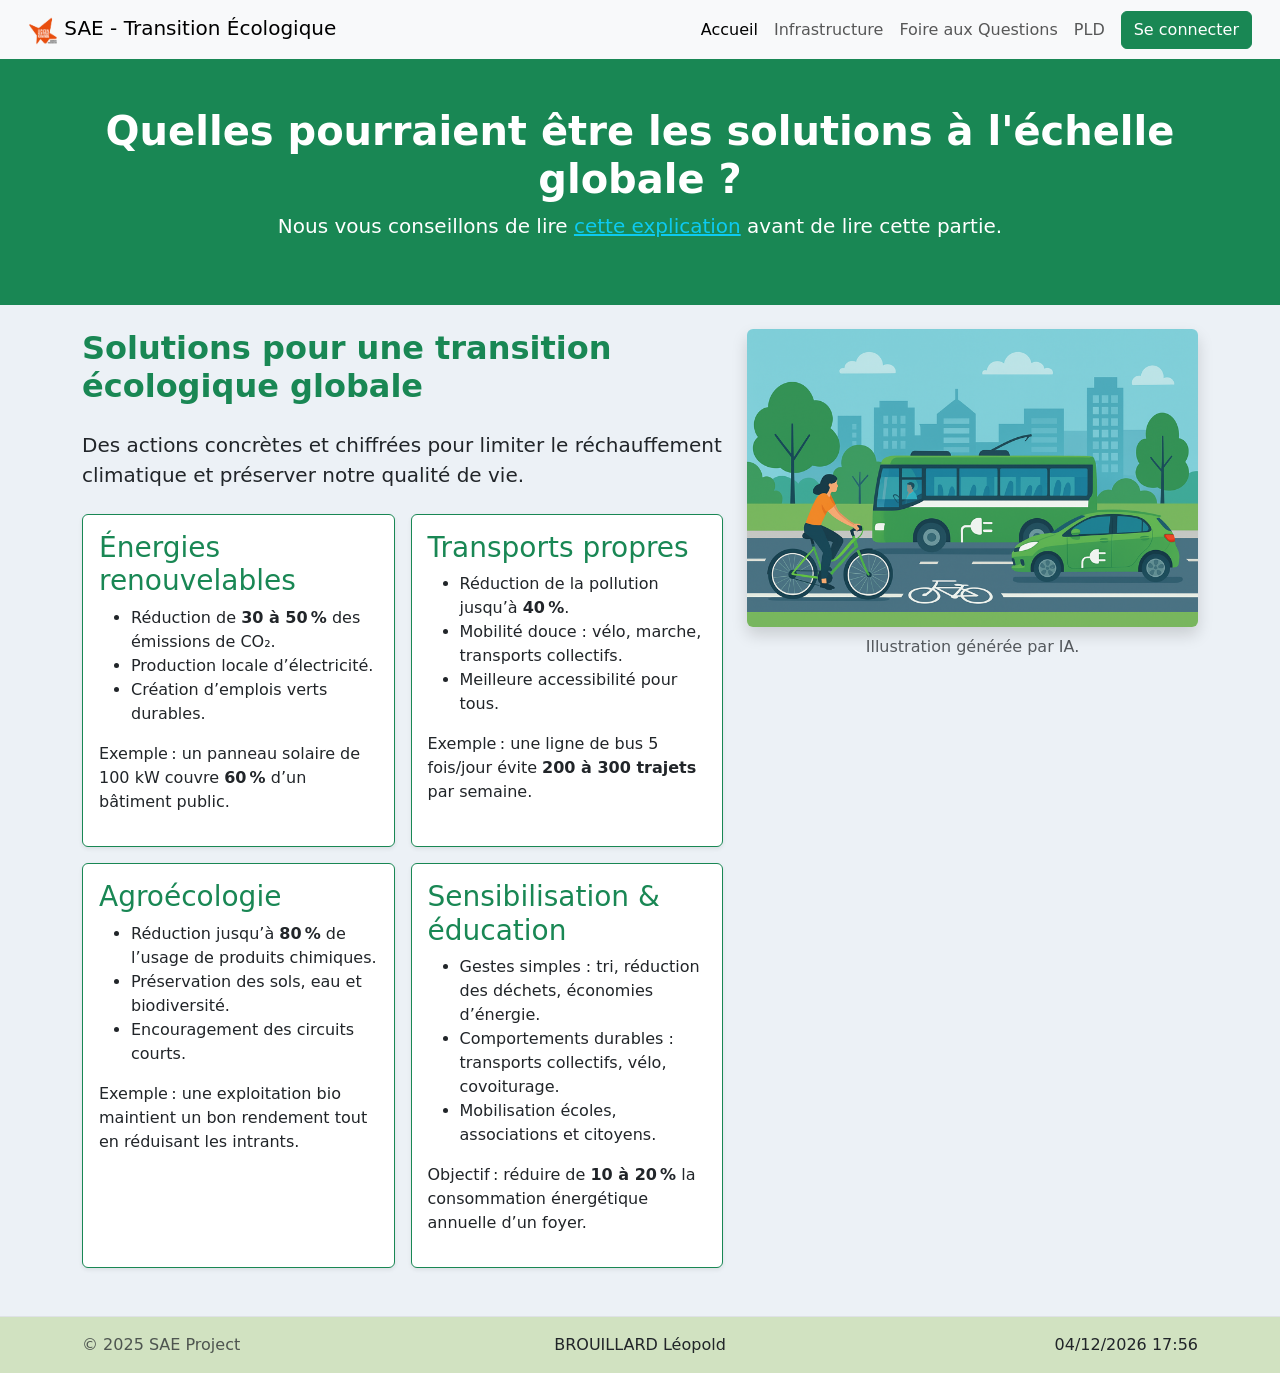
<file: pages/transition-eco-2.html>
<!DOCTYPE html>
<html lang="fr">

<head lang="fr">
  <meta charset="utf-8">
  <meta name="viewport" content="width=device-width, initial-scale=1">
  <link rel="stylesheet" href="../css/colors.css">
  <link href="https://cdn.jsdelivr.net/npm/bootstrap@5.3.8/dist/css/bootstrap.min.css" rel="stylesheet"
    integrity="sha384-sRIl4kxILFvY47J16cr9ZwB07vP4J8+LH7qKQnuqkuIAvNWLzeN8tE5YBujZqJLB" crossorigin="anonymous">
  <link rel="stylesheet" href="../css/style.css">
  <link rel="shortcut icon" href="../images/aggloLisieuxLogo.png" type="image/x-icon">
  <title>PLD Communauté de communes Lisieux</title>
</head>

<body class="d-flex flex-column min-vh-100" data-author="Brouillard Léopold">
  <!-- NAVBAR -->
  <nav class="navbar navbar-expand-lg bg-body-tertiary px-3">
    <div class="container-fluid">
      <a class="navbar-brand" href="../index.html">
        <img src="../images/aggloLisieuxLogo.png" alt="Logo" width="30" height="30" class="d-inline-block align-text-top">
        SAE - Transition Écologique
      </a>
      <button class="navbar-toggler" type="button" data-bs-toggle="collapse" data-bs-target="#navbarNav"
        aria-controls="navbarNav" aria-expanded="false" aria-label="Toggle navigation">
        <span class="navbar-toggler-icon"></span>
      </button>
      <div class="collapse navbar-collapse" id="navbarNav">
        <ul class="navbar-nav ms-auto mb-2 mb-lg-0">
          <li class="nav-item">
            <a class="nav-link active" aria-current="page" href="../index.html">Accueil</a>
          </li>
          <li class="nav-item">
            <a class="nav-link" href="infrastructure.html">Infrastructure</a>
          </li>
          <li class="nav-item">
            <a class="nav-link" href="foire_aux_questions.html">Foire aux Questions</a>
          </li>
          <li class="nav-item">
            <a class="nav-link" href="PLD_Crise_eco.html">PLD</a>
          </li>
        </ul>
        <a href="connexion.html" class="btn btn-success ms-2">Se connecter</a>
      </div>
    </div>
  </nav>

  <!-- Hero section ça s'appelle -->
  <header class="bg-success text-white text-center py-5 mb-4">
    <div class="container">
      <h1 class="fw-light fw-bold">Quelles pourraient être les solutions à l'échelle globale ?</h1>
      <p class="lead">Nous vous conseillons de lire <a href="transition-eco-1.html" class="text-info">cette explication</a> avant de lire cette partie.</p>
    </div>
  </header>

<!-- Section : Solutions globales pour la transition écologique -->
<section id="features" class="container mb-5">
  <div class="row g-4 align-items-stretch">

    <!-- Colonne cartes -->
    <div class="col-lg-7 d-flex flex-column">
      <h2 class="fw-bold text-success mb-4 text-center text-lg-start">Solutions pour une transition écologique globale</h2>
      <p class="lead mb-4 text-center text-lg-start">
        Des actions concrètes et chiffrées pour limiter le réchauffement climatique et préserver notre qualité de vie.
      </p>

      <div class="row g-3 flex-grow-1">
        <div class="col-md-6">
          <div class="card border-success h-100 shadow-sm">
            <div class="card-body">
              <h3 class="card-title text-success">Énergies renouvelables</h3>
              <ul>
                <li>Réduction de <strong>30 à 50 %</strong> des émissions de CO₂.</li>
                <li>Production locale d’électricité.</li>
                <li>Création d’emplois verts durables.</li>
              </ul>
              <p>Exemple : un panneau solaire de 100 kW couvre <strong>60 %</strong> d’un bâtiment public.</p>
            </div>
          </div>
        </div>

        <div class="col-md-6">
          <div class="card border-success h-100 shadow-sm">
            <div class="card-body">
              <h3 class="card-title text-success">Transports propres</h3>
              <ul>
                <li>Réduction de la pollution jusqu’à <strong>40 %</strong>.</li>
                <li>Mobilité douce : vélo, marche, transports collectifs.</li>
                <li>Meilleure accessibilité pour tous.</li>
              </ul>
              <p>Exemple : une ligne de bus 5 fois/jour évite <strong>200 à 300 trajets</strong> par semaine.</p>
            </div>
          </div>
        </div>

        <div class="col-md-6">
          <div class="card border-success h-100 shadow-sm">
            <div class="card-body">
              <h3 class="card-title text-success">Agroécologie</h3>
              <ul>
                <li>Réduction jusqu’à <strong>80 %</strong> de l’usage de produits chimiques.</li>
                <li>Préservation des sols, eau et biodiversité.</li>
                <li>Encouragement des circuits courts.</li>
              </ul>
              <p>Exemple : une exploitation bio maintient un bon rendement tout en réduisant les intrants.</p>
            </div>
          </div>
        </div>

        <div class="col-md-6">
          <div class="card border-success h-100 shadow-sm">
            <div class="card-body">
              <h3 class="card-title text-success">Sensibilisation & éducation</h3>
              <ul>
                <li>Gestes simples : tri, réduction des déchets, économies d’énergie.</li>
                <li>Comportements durables : transports collectifs, vélo, covoiturage.</li>
                <li>Mobilisation écoles, associations et citoyens.</li>
              </ul>
              <p>Objectif : réduire de <strong>10 à 20 %</strong> la consommation énergétique annuelle d’un foyer.</p>
            </div>
          </div>
        </div>
      </div>
    </div>

    <!-- Colonne image -->
    <div class="col-lg-5 d-flex flex-column h-100">
      <div class="h-100 d-flex flex-column justify-content-start">
        <img src="../images/transi.png" class="img-fluid rounded shadow w-100 h-100" style="object-fit: cover;" alt="Illustration transition écologique">
        <p class="font-italic text-center text-muted mt-2">Illustration générée par IA.</p>
      </div>
    </div>
  </div>
</section>



  <!-- FOOTER -->
  <footer class="py-3 mt-auto border-top">
    <div class="container d-flex flex-wrap justify-content-between align-items-center position-relative">
      <p class="mb-0 text-muted">© 2025 SAE Project</p>
      <p class="position-absolute start-50 translate-middle-x text-center mb-0" id="page-author">BROUILLARD Léopold</p>
      <p class="mb-0" id="dateheure"></p>
    </div>
  </footer>

  <script src="https://cdn.jsdelivr.net/npm/bootstrap@5.3.8/dist/js/bootstrap.bundle.min.js"
    integrity="sha384-FKyoEForCGlyvwx9Hj09JcYn3nv7wiPVlz7YYwJrWVcXK/BmnVDxM+D2scQbITxI"
    crossorigin="anonymous"></script>
  <script src="../js/script.js"></script>
</body>

</html>
</file>
<file: css/colors.css>
:root {
  --color-red-50: oklch(0.971 0.013 17.38);
  --color-red-100: oklch(0.936 0.032 17.717);
  --color-red-200: oklch(0.885 0.062 18.334);
  --color-red-300: oklch(0.808 0.114 19.571);
  --color-red-400: oklch(0.704 0.191 22.216);
  --color-red-500: oklch(0.637 0.237 25.331);
  --color-red-600: oklch(0.577 0.245 27.325);
  --color-red-700: oklch(0.505 0.213 27.518);
  --color-red-800: oklch(0.444 0.177 26.899);
  --color-red-900: oklch(0.396 0.141 25.723);
  --color-red-950: oklch(0.258 0.092 26.042);
  --color-orange-50: oklch(0.98 0.016 73.684);
  --color-orange-100: oklch(0.954 0.038 75.164);
  --color-orange-200: oklch(0.901 0.076 70.697);
  --color-orange-300: oklch(0.837 0.128 66.29);
  --color-orange-400: oklch(0.75 0.183 55.934);
  --color-orange-500: oklch(0.705 0.213 47.604);
  --color-orange-600: oklch(0.646 0.222 41.116);
  --color-orange-700: oklch(0.553 0.195 38.402);
  --color-orange-800: oklch(0.47 0.157 37.304);
  --color-orange-900: oklch(0.408 0.123 38.172);
  --color-orange-950: oklch(0.266 0.079 36.259);
  --color-amber-50: oklch(0.987 0.022 95.277);
  --color-amber-100: oklch(0.962 0.059 95.617);
  --color-amber-200: oklch(0.924 0.12 95.746);
  --color-amber-300: oklch(0.879 0.169 91.605);
  --color-amber-400: oklch(0.828 0.189 84.429);
  --color-amber-500: oklch(0.769 0.188 70.08);
  --color-amber-600: oklch(0.666 0.179 58.318);
  --color-amber-700: oklch(0.555 0.163 48.998);
  --color-amber-800: oklch(0.473 0.137 46.201);
  --color-amber-900: oklch(0.414 0.112 45.904);
  --color-amber-950: oklch(0.279 0.077 45.635);
  --color-yellow-50: oklch(0.987 0.026 102.212);
  --color-yellow-100: oklch(0.973 0.071 103.193);
  --color-yellow-200: oklch(0.945 0.129 101.54);
  --color-yellow-300: oklch(0.905 0.182 98.111);
  --color-yellow-400: oklch(0.852 0.199 91.936);
  --color-yellow-500: oklch(0.795 0.184 86.047);
  --color-yellow-600: oklch(0.681 0.162 75.834);
  --color-yellow-700: oklch(0.554 0.135 66.442);
  --color-yellow-800: oklch(0.476 0.114 61.907);
  --color-yellow-900: oklch(0.421 0.095 57.708);
  --color-yellow-950: oklch(0.286 0.066 53.813);
  --color-lime-50: oklch(0.986 0.031 120.757);
  --color-lime-100: oklch(0.967 0.067 122.328);
  --color-lime-200: oklch(0.938 0.127 124.321);
  --color-lime-300: oklch(0.897 0.196 126.665);
  --color-lime-400: oklch(0.841 0.238 128.85);
  --color-lime-500: oklch(0.768 0.233 130.85);
  --color-lime-600: oklch(0.648 0.2 131.684);
  --color-lime-700: oklch(0.532 0.157 131.589);
  --color-lime-800: oklch(0.453 0.124 130.933);
  --color-lime-900: oklch(0.405 0.101 131.063);
  --color-lime-950: oklch(0.274 0.072 132.109);
  --color-green-50: oklch(0.982 0.018 155.826);
  --color-green-100: oklch(0.962 0.044 156.743);
  --color-green-200: oklch(0.925 0.084 155.995);
  --color-green-300: oklch(0.871 0.15 154.449);
  --color-green-400: oklch(0.792 0.209 151.711);
  --color-green-500: oklch(0.723 0.219 149.579);
  --color-green-600: oklch(0.627 0.194 149.214);
  --color-green-700: oklch(0.527 0.154 150.069);
  --color-green-800: oklch(0.448 0.119 151.328);
  --color-green-900: oklch(0.393 0.095 152.535);
  --color-green-950: oklch(0.266 0.065 152.934);
  --color-emerald-50: oklch(0.979 0.021 166.113);
  --color-emerald-100: oklch(0.95 0.052 163.051);
  --color-emerald-200: oklch(0.905 0.093 164.15);
  --color-emerald-300: oklch(0.845 0.143 164.978);
  --color-emerald-400: oklch(0.765 0.177 163.223);
  --color-emerald-500: oklch(0.696 0.17 162.48);
  --color-emerald-600: oklch(0.596 0.145 163.225);
  --color-emerald-700: oklch(0.508 0.118 165.612);
  --color-emerald-800: oklch(0.432 0.095 166.913);
  --color-emerald-900: oklch(0.378 0.077 168.94);
  --color-emerald-950: oklch(0.262 0.051 172.552);
  --color-teal-50: oklch(0.984 0.014 180.72);
  --color-teal-100: oklch(0.953 0.051 180.801);
  --color-teal-200: oklch(0.91 0.096 180.426);
  --color-teal-300: oklch(0.855 0.138 181.071);
  --color-teal-400: oklch(0.777 0.152 181.912);
  --color-teal-500: oklch(0.704 0.14 182.503);
  --color-teal-600: oklch(0.6 0.118 184.704);
  --color-teal-700: oklch(0.511 0.096 186.391);
  --color-teal-800: oklch(0.437 0.078 188.216);
  --color-teal-900: oklch(0.386 0.063 188.416);
  --color-teal-950: oklch(0.277 0.046 192.524);
  --color-cyan-50: oklch(0.984 0.019 200.873);
  --color-cyan-100: oklch(0.956 0.045 203.388);
  --color-cyan-200: oklch(0.917 0.08 205.041);
  --color-cyan-300: oklch(0.865 0.127 207.078);
  --color-cyan-400: oklch(0.789 0.154 211.53);
  --color-cyan-500: oklch(0.715 0.143 215.221);
  --color-cyan-600: oklch(0.609 0.126 221.723);
  --color-cyan-700: oklch(0.52 0.105 223.128);
  --color-cyan-800: oklch(0.45 0.085 224.283);
  --color-cyan-900: oklch(0.398 0.07 227.392);
  --color-cyan-950: oklch(0.302 0.056 229.695);
  --color-sky-50: oklch(0.977 0.013 236.62);
  --color-sky-100: oklch(0.951 0.026 236.824);
  --color-sky-200: oklch(0.901 0.058 230.902);
  --color-sky-300: oklch(0.828 0.111 230.318);
  --color-sky-400: oklch(0.746 0.16 232.661);
  --color-sky-500: oklch(0.685 0.169 237.323);
  --color-sky-600: oklch(0.588 0.158 241.966);
  --color-sky-700: oklch(0.5 0.134 242.749);
  --color-sky-800: oklch(0.443 0.11 240.79);
  --color-sky-900: oklch(0.391 0.09 240.876);
  --color-sky-950: oklch(0.293 0.066 243.157);
  --color-blue-50: oklch(0.97 0.014 254.604);
  --color-blue-100: oklch(0.932 0.032 255.585);
  --color-blue-200: oklch(0.882 0.059 254.128);
  --color-blue-300: oklch(0.809 0.105 251.813);
  --color-blue-400: oklch(0.707 0.165 254.624);
  --color-blue-500: oklch(0.623 0.214 259.815);
  --color-blue-600: oklch(0.546 0.245 262.881);
  --color-blue-700: oklch(0.488 0.243 264.376);
  --color-blue-800: oklch(0.424 0.199 265.638);
  --color-blue-900: oklch(0.379 0.146 265.522);
  --color-blue-950: oklch(0.282 0.091 267.935);
  --color-indigo-50: oklch(0.962 0.018 272.314);
  --color-indigo-100: oklch(0.93 0.034 272.788);
  --color-indigo-200: oklch(0.87 0.065 274.039);
  --color-indigo-300: oklch(0.785 0.115 274.713);
  --color-indigo-400: oklch(0.673 0.182 276.935);
  --color-indigo-500: oklch(0.585 0.233 277.117);
  --color-indigo-600: oklch(0.511 0.262 276.966);
  --color-indigo-700: oklch(0.457 0.24 277.023);
  --color-indigo-800: oklch(0.398 0.195 277.366);
  --color-indigo-900: oklch(0.359 0.144 278.697);
  --color-indigo-950: oklch(0.257 0.09 281.288);
  --color-violet-50: oklch(0.969 0.016 293.756);
  --color-violet-100: oklch(0.943 0.029 294.588);
  --color-violet-200: oklch(0.894 0.057 293.283);
  --color-violet-300: oklch(0.811 0.111 293.571);
  --color-violet-400: oklch(0.702 0.183 293.541);
  --color-violet-500: oklch(0.606 0.25 292.717);
  --color-violet-600: oklch(0.541 0.281 293.009);
  --color-violet-700: oklch(0.491 0.27 292.581);
  --color-violet-800: oklch(0.432 0.232 292.759);
  --color-violet-900: oklch(0.38 0.189 293.745);
  --color-violet-950: oklch(0.283 0.141 291.089);
  --color-purple-50: oklch(0.977 0.014 308.299);
  --color-purple-100: oklch(0.946 0.033 307.174);
  --color-purple-200: oklch(0.902 0.063 306.703);
  --color-purple-300: oklch(0.827 0.119 306.383);
  --color-purple-400: oklch(0.714 0.203 305.504);
  --color-purple-500: oklch(0.627 0.265 303.9);
  --color-purple-600: oklch(0.558 0.288 302.321);
  --color-purple-700: oklch(0.496 0.265 301.924);
  --color-purple-800: oklch(0.438 0.218 303.724);
  --color-purple-900: oklch(0.381 0.176 304.987);
  --color-purple-950: oklch(0.291 0.149 302.717);
  --color-fuchsia-50: oklch(0.977 0.017 320.058);
  --color-fuchsia-100: oklch(0.952 0.037 318.852);
  --color-fuchsia-200: oklch(0.903 0.076 319.62);
  --color-fuchsia-300: oklch(0.833 0.145 321.434);
  --color-fuchsia-400: oklch(0.74 0.238 322.16);
  --color-fuchsia-500: oklch(0.667 0.295 322.15);
  --color-fuchsia-600: oklch(0.591 0.293 322.896);
  --color-fuchsia-700: oklch(0.518 0.253 323.949);
  --color-fuchsia-800: oklch(0.452 0.211 324.591);
  --color-fuchsia-900: oklch(0.401 0.17 325.612);
  --color-fuchsia-950: oklch(0.293 0.136 325.661);
  --color-pink-50: oklch(0.971 0.014 343.198);
  --color-pink-100: oklch(0.948 0.028 342.258);
  --color-pink-200: oklch(0.899 0.061 343.231);
  --color-pink-300: oklch(0.823 0.12 346.018);
  --color-pink-400: oklch(0.718 0.202 349.761);
  --color-pink-500: oklch(0.656 0.241 354.308);
  --color-pink-600: oklch(0.592 0.249 0.584);
  --color-pink-700: oklch(0.525 0.223 3.958);
  --color-pink-800: oklch(0.459 0.187 3.815);
  --color-pink-900: oklch(0.408 0.153 2.432);
  --color-pink-950: oklch(0.284 0.109 3.907);
  --color-rose-50: oklch(0.969 0.015 12.422);
  --color-rose-100: oklch(0.941 0.03 12.58);
  --color-rose-200: oklch(0.892 0.058 10.001);
  --color-rose-300: oklch(0.81 0.117 11.638);
  --color-rose-400: oklch(0.712 0.194 13.428);
  --color-rose-500: oklch(0.645 0.246 16.439);
  --color-rose-600: oklch(0.586 0.253 17.585);
  --color-rose-700: oklch(0.514 0.222 16.935);
  --color-rose-800: oklch(0.455 0.188 13.697);
  --color-rose-900: oklch(0.41 0.159 10.272);
  --color-rose-950: oklch(0.271 0.105 12.094);
  --color-slate-50: oklch(0.984 0.003 247.858);
  --color-slate-100: oklch(0.968 0.007 247.896);
  --color-slate-200: oklch(0.929 0.013 255.508);
  --color-slate-300: oklch(0.869 0.022 252.894);
  --color-slate-400: oklch(0.704 0.04 256.788);
  --color-slate-500: oklch(0.554 0.046 257.417);
  --color-slate-600: oklch(0.446 0.043 257.281);
  --color-slate-700: oklch(0.372 0.044 257.287);
  --color-slate-800: oklch(0.279 0.041 260.031);
  --color-slate-900: oklch(0.208 0.042 265.755);
  --color-slate-950: oklch(0.129 0.042 264.695);
  --color-gray-50: oklch(0.985 0.002 247.839);
  --color-gray-100: oklch(0.967 0.003 264.542);
  --color-gray-200: oklch(0.928 0.006 264.531);
  --color-gray-300: oklch(0.872 0.01 258.338);
  --color-gray-400: oklch(0.707 0.022 261.325);
  --color-gray-500: oklch(0.551 0.027 264.364);
  --color-gray-600: oklch(0.446 0.03 256.802);
  --color-gray-700: oklch(0.373 0.034 259.733);
  --color-gray-800: oklch(0.278 0.033 256.848);
  --color-gray-900: oklch(0.21 0.034 264.665);
  --color-gray-950: oklch(0.13 0.028 261.692);
  --color-zinc-50: oklch(0.985 0 0);
  --color-zinc-100: oklch(0.967 0.001 286.375);
  --color-zinc-200: oklch(0.92 0.004 286.32);
  --color-zinc-300: oklch(0.871 0.006 286.286);
  --color-zinc-400: oklch(0.705 0.015 286.067);
  --color-zinc-500: oklch(0.552 0.016 285.938);
  --color-zinc-600: oklch(0.442 0.017 285.786);
  --color-zinc-700: oklch(0.37 0.013 285.805);
  --color-zinc-800: oklch(0.274 0.006 286.033);
  --color-zinc-900: oklch(0.21 0.006 285.885);
  --color-zinc-950: oklch(0.141 0.005 285.823);
  --color-neutral-50: oklch(0.985 0 0);
  --color-neutral-100: oklch(0.97 0 0);
  --color-neutral-200: oklch(0.922 0 0);
  --color-neutral-300: oklch(0.87 0 0);
  --color-neutral-400: oklch(0.708 0 0);
  --color-neutral-500: oklch(0.556 0 0);
  --color-neutral-600: oklch(0.439 0 0);
  --color-neutral-700: oklch(0.371 0 0);
  --color-neutral-800: oklch(0.269 0 0);
  --color-neutral-900: oklch(0.205 0 0);
  --color-neutral-950: oklch(0.145 0 0);
  --color-stone-50: oklch(0.985 0.001 106.423);
  --color-stone-100: oklch(0.97 0.001 106.424);
  --color-stone-200: oklch(0.923 0.003 48.717);
  --color-stone-300: oklch(0.869 0.005 56.366);
  --color-stone-400: oklch(0.709 0.01 56.259);
  --color-stone-500: oklch(0.553 0.013 58.071);
  --color-stone-600: oklch(0.444 0.011 73.639);
  --color-stone-700: oklch(0.374 0.01 67.558);
  --color-stone-800: oklch(0.268 0.007 34.298);
  --color-stone-900: oklch(0.216 0.006 56.043);
  --color-stone-950: oklch(0.147 0.004 49.25);
  --color-black: #000;
  --color-white: #fff }

/*# sourceMappingURL=colors.css.map */
</file>
<file: css/style.css>
@import url("colors.css");
html, body { height: auto; background: #ecf1f6 !important;}

/* Conteneur normal */
.sheet-embed-container { max-width:1200px; margin:0 auto;}

/* Iframe normal */
.sheet-embed { width:100%; height:80vh; min-height:600px; border:0; background:#ecf1f6; }

/* Quand l'iframe ou le conteneur est en fullscreen : forcer 100vh/100vw et fond blanc */
.sheet-embed:fullscreen,
.sheet-embed:-webkit-full-screen,
.sheet-embed-container:fullscreen,
.sheet-embed-container:-webkit-full-screen {
  width:100vw !important;
  height:100vh !important;
  margin:0 !important;
  padding:0 !important;
  background:#ecf1f6 !important;
}

html{
    background-color: #ecf1f6;
}

section{
    background-color: #ecf1f6;
}

main{
    background-color: #ecf1f6;
}
.navbar{
    background-color: rgba(202, 255, 222, 0.333);
}
footer{
    background-color: rgba(204, 224, 183, 0.822);
}

.bg-div{
    background-color: #d1d1d1cc;
}
/*  Carrousel  */
/* Carrousel / images: uniform 2:3 ratio, no stretching, subtle zoom */
#carousel1 img,
.img-uniform {
    width: 100%;
    max-width: 1000px;        /* change to desired max width */
    aspect-ratio: 16 / 9;     /* forces 2:3 box */
    height: auto;
    object-fit: cover;       /* crop to fit without stretching */
    display: block;
    border-radius: 6px;
}

/* ensure the carousel container clips any overflow from transform */
#carousel1 {
    max-width: 1000px;
    overflow: hidden;
}

.carousel-item h5,
.carousel-item p {
    color: #ecf1f6;
}


#mentions p{
    text-indent: 20px;
}


html, body { height: auto; background: #ecf1f6 !important;}
</file>
